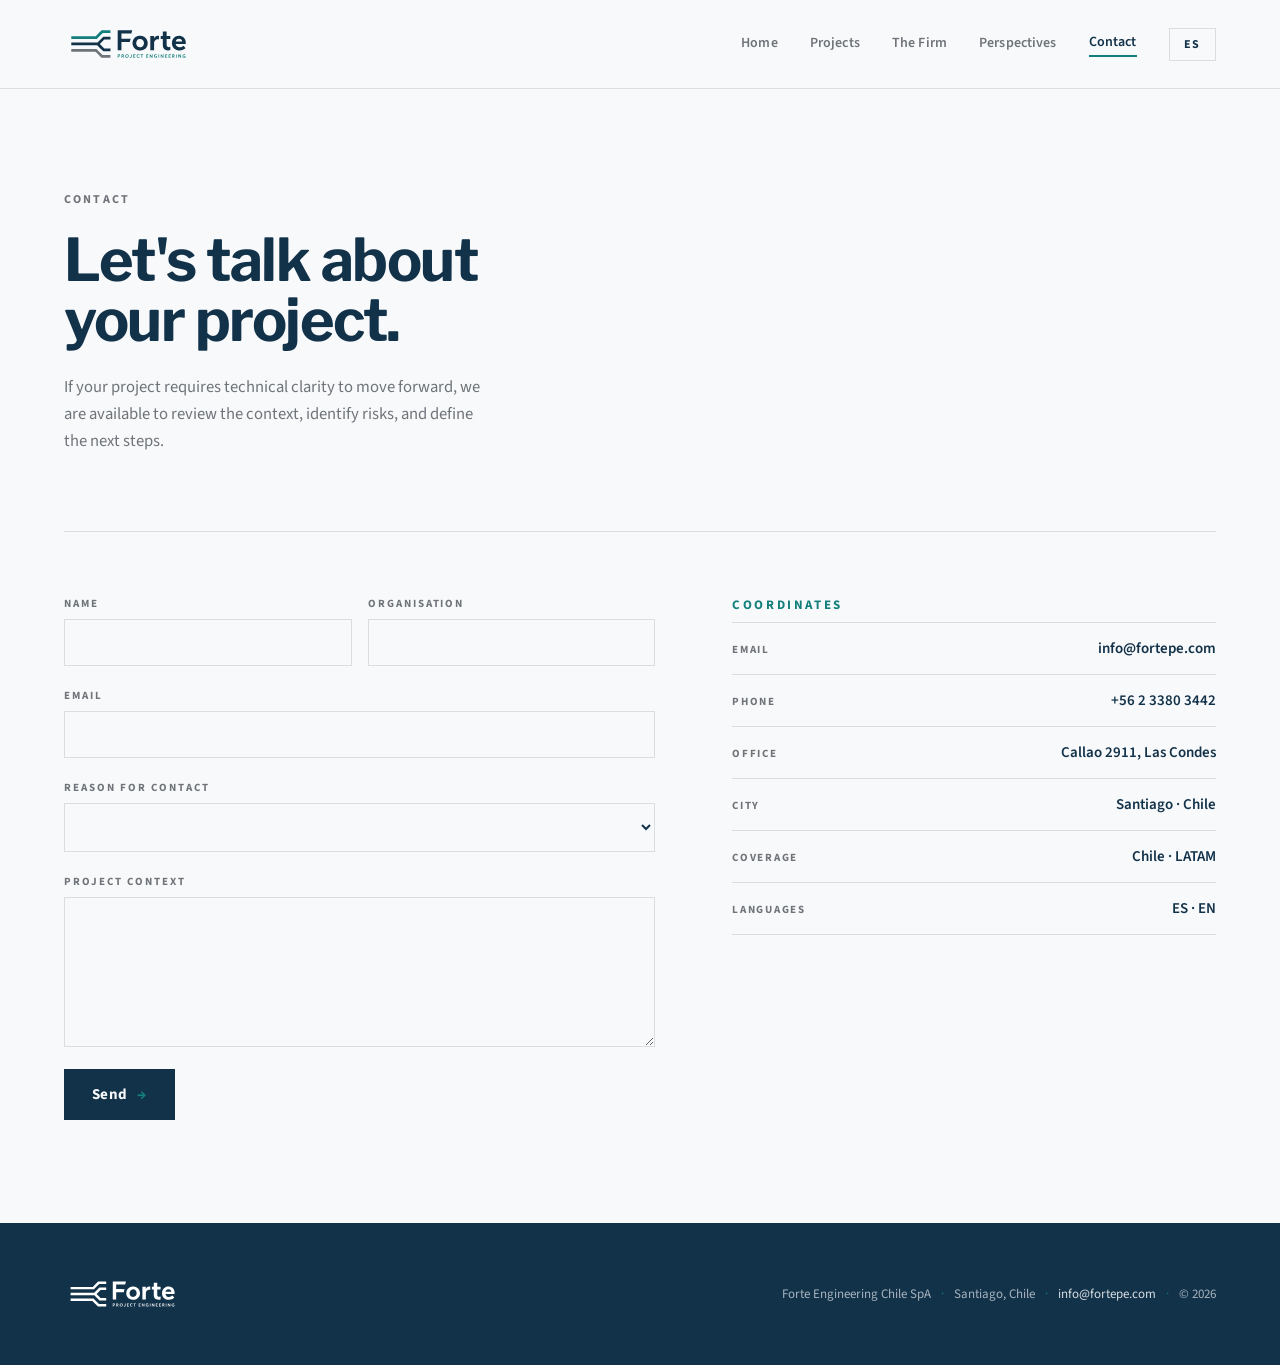
<file: contact.html>
<!doctype html>
<html lang="es">
<head>
<meta charset="utf-8">
<meta name="viewport" content="width=device-width, initial-scale=1.0">
<title>Contacto · Forte Project Engineering</title>
<meta name="description" content="Hablemos de su proyecto. Forte PE · Santiago, Chile · info@fortepe.com"
  data-es="Hablemos de su proyecto. Forte PE · Santiago, Chile · info@fortepe.com"
  data-en="Let's talk about your project. Forte PE · Santiago, Chile · info@fortepe.com">
<link rel="icon" type="image/svg+xml" href="forte-favicon.svg">
<link rel="apple-touch-icon" href="forte-favicon.svg">
<link rel="canonical" href="https://fortepe.com/contact.html">
<link rel="stylesheet" href="shared.css">
<meta property="og:type" content="website">
<meta property="og:title" content="Contacto · Forte Project Engineering">
<meta property="og:description" content="Hablemos de su proyecto. Forte PE · Santiago, Chile · info@fortepe.com">
<meta property="og:image" content="https://fortepe.com/og-image.png">
<meta property="og:image:width" content="1200">
<meta property="og:image:height" content="630">
<meta property="og:locale" content="es_CL">
<meta property="og:locale:alternate" content="en_GB">
<meta property="og:site_name" content="Forte Project Engineering">
<link rel="preconnect" href="https://fonts.googleapis.com">
<link rel="preconnect" href="https://fonts.gstatic.com" crossorigin>
<link href="https://fonts.googleapis.com/css2?family=Libre+Franklin:wght@700&family=Source+Sans+3:wght@400;600;700&display=swap" rel="stylesheet">
</head>
<body>
<div style="background: #F8F9FA; min-width: 320px;">

  <header style="display: flex; align-items: center; justify-content: space-between; gap: 32px; padding: 22px clamp(24px, 5vw, 72px); border-bottom: 1px solid #DADDE1; background: #F8F9FA; position: sticky; top: 0; z-index: 10;" data-screen-label="Header">
    <a href="index.html" aria-label="Forte Project Engineering"><img src="forte-primary.svg" alt="Forte Project Engineering" style="height: 44px; width: auto; display: block;"></a>
    <nav class="site-nav" aria-label="Main" style="display: flex; align-items: center; gap: clamp(18px, 2.5vw, 36px); font-size: 14px; font-weight: 600; letter-spacing: 0.01em;">
      <a href="index.html" style="color: #6F747A; padding-bottom: 3px;" class="hv-ink"><span class="es">Inicio</span><span class="en">Home</span></a>
      <a href="projects.html" style="color: #6F747A; padding-bottom: 3px;" class="hv-ink"><span class="es">Proyectos</span><span class="en">Projects</span></a>
      <a href="firma.html" style="color: #6F747A; padding-bottom: 3px;" class="hv-ink"><span class="es">Firma</span><span class="en">The Firm</span></a>
      <a href="perspectivas.html" style="color: #6F747A; padding-bottom: 3px;" class="hv-ink"><span class="es">Perspectivas</span><span class="en">Perspectives</span></a>
      <a href="contact.html" style="color: #12324A; border-bottom: 2px solid #137F7C; padding-bottom: 3px;"><span class="es">Contacto</span><span class="en">Contact</span></a>
      <button id="langToggle" type="button" aria-label="Toggle language" class="lang-btn" style="font-family: 'Source Sans 3', sans-serif; font-size: 12px; font-weight: 700; letter-spacing: 0.14em; color: #12324A; background: none; border: 1px solid #DADDE1; padding: 7px 14px; cursor: pointer;"><span class="es">EN</span><span class="en">ES</span></button>
    </nav>
  </header>

  <section style="max-width: 1280px; margin: 0 auto; padding: clamp(56px, 8vw, 104px) clamp(24px, 5vw, 72px) clamp(48px, 6vw, 80px);" data-screen-label="Encabezado">
    <div style="font-size: 12px; font-weight: 700; letter-spacing: 0.18em; text-transform: uppercase; color: #6F747A; margin-bottom: 22px;"><span class="es">Contacto</span><span class="en">Contact</span></div>
    <h1 style="font-family: 'Libre Franklin', sans-serif; font-weight: 700; font-size: clamp(38px, 4.6vw, 68px); line-height: 1.02; letter-spacing: -0.025em; color: #12324A; margin: 0; max-width: 16ch; text-wrap: balance;">
      <span class="es">Hablemos de su proyecto.</span><span class="en">Let's talk about your project.</span>
    </h1>
    <p style="font-size: clamp(16px, 1.3vw, 19px); line-height: 1.6; color: #6F747A; max-width: 52ch; margin: 24px 0 0; text-wrap: pretty;">
      <span class="es">Si su proyecto requiere claridad técnica para avanzar, estamos disponibles para revisar el contexto, identificar riesgos y definir los próximos pasos.</span>
      <span class="en">If your project requires technical clarity to move forward, we are available to review the context, identify risks, and define the next steps.</span>
    </p>
  </section>

  <section style="max-width: 1280px; margin: 0 auto; padding: 0 clamp(24px, 5vw, 72px) clamp(64px, 8vw, 112px);" data-screen-label="Formulario">
    <div class="rsp-g2" style="border-top: 1px solid #DADDE1; padding-top: clamp(40px, 5vw, 64px); display: grid; grid-template-columns: minmax(400px, 1.1fr) minmax(300px, 0.9fr); gap: clamp(48px, 6vw, 96px); align-items: start;">
      <form action="https://formspree.io/f/mgoqrnvn" method="POST" style="display: flex; flex-direction: column; gap: 22px;">
        <div style="display: none;" aria-hidden="true"><label>Do not fill this field<input type="text" name="_gotcha" tabIndex="-1" autoComplete="off"></label></div>
        <div class="rsp-g2" style="display: grid; grid-template-columns: 1fr 1fr; gap: 16px;">
          <div style="display: flex; flex-direction: column; gap: 8px;">
            <label for="name" style="font-size: 11px; font-weight: 700; letter-spacing: 0.18em; text-transform: uppercase; color: #6F747A;"><span class="es">Nombre</span><span class="en">Name</span></label>
            <input type="text" id="name" name="name" autoComplete="name" required="required" style="font-family: 'Source Sans 3', sans-serif; font-size: 15px; color: #12324A; background: #F8F9FA; border: 1px solid #DADDE1; padding: 12px 16px; outline: none; width: 100%; box-sizing: border-box;" class="fc-teal">
          </div>
          <div style="display: flex; flex-direction: column; gap: 8px;">
            <label for="org" style="font-size: 11px; font-weight: 700; letter-spacing: 0.18em; text-transform: uppercase; color: #6F747A;"><span class="es">Organización</span><span class="en">Organisation</span></label>
            <input type="text" id="org" name="organisation" autoComplete="organization" style="font-family: 'Source Sans 3', sans-serif; font-size: 15px; color: #12324A; background: #F8F9FA; border: 1px solid #DADDE1; padding: 12px 16px; outline: none; width: 100%; box-sizing: border-box;" class="fc-teal">
          </div>
        </div>
        <div style="display: flex; flex-direction: column; gap: 8px;">
          <label for="email" style="font-size: 11px; font-weight: 700; letter-spacing: 0.18em; text-transform: uppercase; color: #6F747A;">Email</label>
          <input type="email" id="email" name="email" autoComplete="email" required="required" style="font-family: 'Source Sans 3', sans-serif; font-size: 15px; color: #12324A; background: #F8F9FA; border: 1px solid #DADDE1; padding: 12px 16px; outline: none; width: 100%; box-sizing: border-box;" class="fc-teal">
        </div>
        <div style="display: flex; flex-direction: column; gap: 8px;">
          <label for="sector" style="font-size: 11px; font-weight: 700; letter-spacing: 0.18em; text-transform: uppercase; color: #6F747A;"><span class="es">Motivo de contacto</span><span class="en">Reason for contact</span></label>
          <select id="sector" name="sector" style="font-family: 'Source Sans 3', sans-serif; font-size: 15px; color: #12324A; background: #F8F9FA; border: 1px solid #DADDE1; padding: 12px 16px; outline: none; width: 100%; box-sizing: border-box; cursor: pointer;" class="fc-teal">
            <option value=""></option>
            <option value="rail" data-es="Proyecto ferroviario" data-en="Rail project">Proyecto ferroviario</option>
            <option value="energy" data-es="Proyecto de energía" data-en="Energy project">Proyecto de energía</option>
            <option value="critical" data-es="Infraestructura crítica" data-en="Critical infrastructure">Infraestructura crítica</option>
            <option value="profile" data-es="Solicitar dossier corporativo" data-en="Request company dossier">Solicitar dossier corporativo</option>
            <option value="other" data-es="Otro" data-en="Other">Otro</option>
          </select>
        </div>
        <div style="display: flex; flex-direction: column; gap: 8px;">
          <label for="message" style="font-size: 11px; font-weight: 700; letter-spacing: 0.18em; text-transform: uppercase; color: #6F747A;"><span class="es">Contexto del proyecto</span><span class="en">Project context</span></label>
          <textarea id="message" name="message" required="required" style="font-family: 'Source Sans 3', sans-serif; font-size: 15px; line-height: 1.6; color: #12324A; background: #F8F9FA; border: 1px solid #DADDE1; padding: 12px 16px; outline: none; width: 100%; box-sizing: border-box; min-height: 150px; resize: vertical;" class="fc-teal"></textarea>
        </div>
        <div>
          <button type="submit" style="display: inline-flex; align-items: center; gap: 10px; font-family: 'Source Sans 3', sans-serif; background: #12324A; color: #F8F9FA; font-size: 15px; font-weight: 700; padding: 15px 28px; letter-spacing: 0.02em; border: 0; cursor: pointer;" class="hv-dark">
            <span class="es">Enviar</span><span class="en">Send</span><span style="color: #137F7C;">→</span>
          </button>
        </div>
      </form>

      <div data-screen-label="Coordenadas">
        <h2 style="font-size: 13px; font-weight: 700; letter-spacing: 0.2em; text-transform: uppercase; color: #137F7C; margin: 0 0 8px;"><span class="es">Coordenadas</span><span class="en">Coordinates</span></h2>
        <div style="display: grid;">
          <div style="display: flex; justify-content: space-between; align-items: baseline; gap: 12px; padding: 15px 0; border-top: 1px solid #DADDE1;">
            <span style="font-size: 11px; font-weight: 700; letter-spacing: 0.16em; text-transform: uppercase; color: #6F747A; flex-shrink: 0;">Email</span>
            <a href="mailto:info@fortepe.com" style="font-size: 15px; font-weight: 600; color: #12324A; text-align: right;" class="hv-teal">info@fortepe.com</a>
          </div>
          <div style="display: flex; justify-content: space-between; align-items: baseline; gap: 12px; padding: 15px 0; border-top: 1px solid #DADDE1;">
            <span style="font-size: 11px; font-weight: 700; letter-spacing: 0.16em; text-transform: uppercase; color: #6F747A; flex-shrink: 0;"><span class="es">Teléfono</span><span class="en">Phone</span></span>
            <a href="tel:+56233803442" style="font-size: 15px; font-weight: 600; color: #12324A; text-align: right;" class="hv-teal">+56 2 3380 3442</a>
          </div>
          <div style="display: flex; justify-content: space-between; align-items: baseline; gap: 12px; padding: 15px 0; border-top: 1px solid #DADDE1;">
            <span style="font-size: 11px; font-weight: 700; letter-spacing: 0.16em; text-transform: uppercase; color: #6F747A; flex-shrink: 0;"><span class="es">Oficina</span><span class="en">Office</span></span>
            <span style="font-size: 15px; font-weight: 600; color: #12324A; text-align: right;">Callao 2911, Las Condes</span>
          </div>
          <div style="display: flex; justify-content: space-between; align-items: baseline; gap: 12px; padding: 15px 0; border-top: 1px solid #DADDE1;">
            <span style="font-size: 11px; font-weight: 700; letter-spacing: 0.16em; text-transform: uppercase; color: #6F747A; flex-shrink: 0;"><span class="es">Ciudad</span><span class="en">City</span></span>
            <span style="font-size: 15px; font-weight: 600; color: #12324A; text-align: right;">Santiago · Chile</span>
          </div>
          <div style="display: flex; justify-content: space-between; align-items: baseline; gap: 12px; padding: 15px 0; border-top: 1px solid #DADDE1;">
            <span style="font-size: 11px; font-weight: 700; letter-spacing: 0.16em; text-transform: uppercase; color: #6F747A; flex-shrink: 0;"><span class="es">Cobertura</span><span class="en">Coverage</span></span>
            <span style="font-size: 15px; font-weight: 600; color: #12324A; text-align: right;">Chile · LATAM</span>
          </div>
          <div style="display: flex; justify-content: space-between; align-items: baseline; gap: 12px; padding: 15px 0; border-top: 1px solid #DADDE1; border-bottom: 1px solid #DADDE1;">
            <span style="font-size: 11px; font-weight: 700; letter-spacing: 0.16em; text-transform: uppercase; color: #6F747A; flex-shrink: 0;"><span class="es">Idiomas</span><span class="en">Languages</span></span>
            <span style="font-size: 15px; font-weight: 600; color: #12324A; text-align: right;">ES · EN</span>
          </div>
        </div>
      </div>
    </div>
  </section>

  <footer style="background: #12324A; padding: clamp(36px, 4vw, 52px) clamp(24px, 5vw, 72px);" data-screen-label="Footer">
    <div style="max-width: 1280px; margin: 0 auto; display: flex; align-items: center; justify-content: space-between; flex-wrap: wrap; gap: 24px;">
      <img src="forte-reversed.svg" alt="Forte Project Engineering" style="height: 40px; width: auto; display: block;">
      <div style="display: flex; align-items: center; flex-wrap: wrap; gap: 10px; font-size: 13px; color: rgba(248,249,250,0.65);">
        <span>Forte Engineering Chile SpA</span>
        <span style="color: #137F7C;">·</span>
        <span>Santiago, Chile</span>
        <span style="color: #137F7C;">·</span>
        <a href="mailto:info@fortepe.com" style="color: rgba(248,249,250,0.85);" class="hv-light">info@fortepe.com</a>
        <span style="color: #137F7C;">·</span>
        <span>© 2026</span>
      </div>
    </div>
  </footer>
</div>
<script defer src="shared.js"></script>
</body>
</html>
</file>
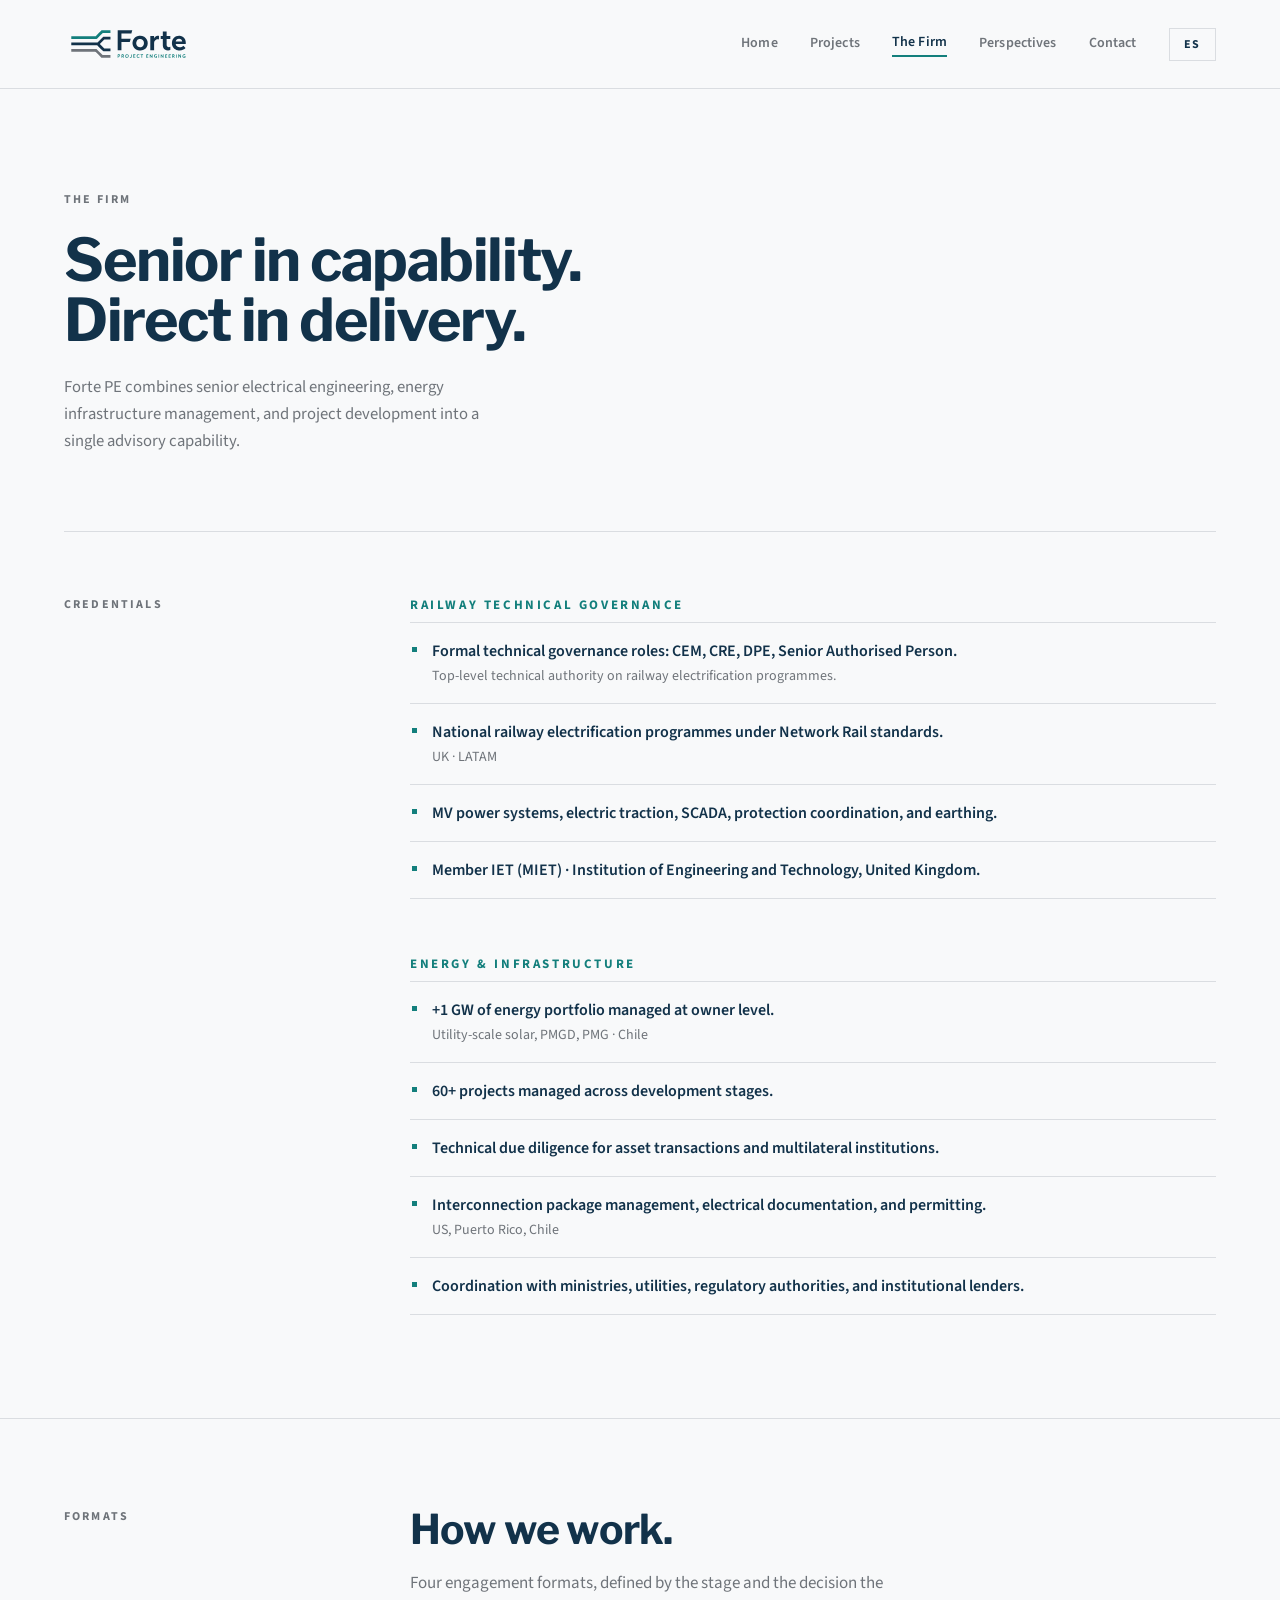
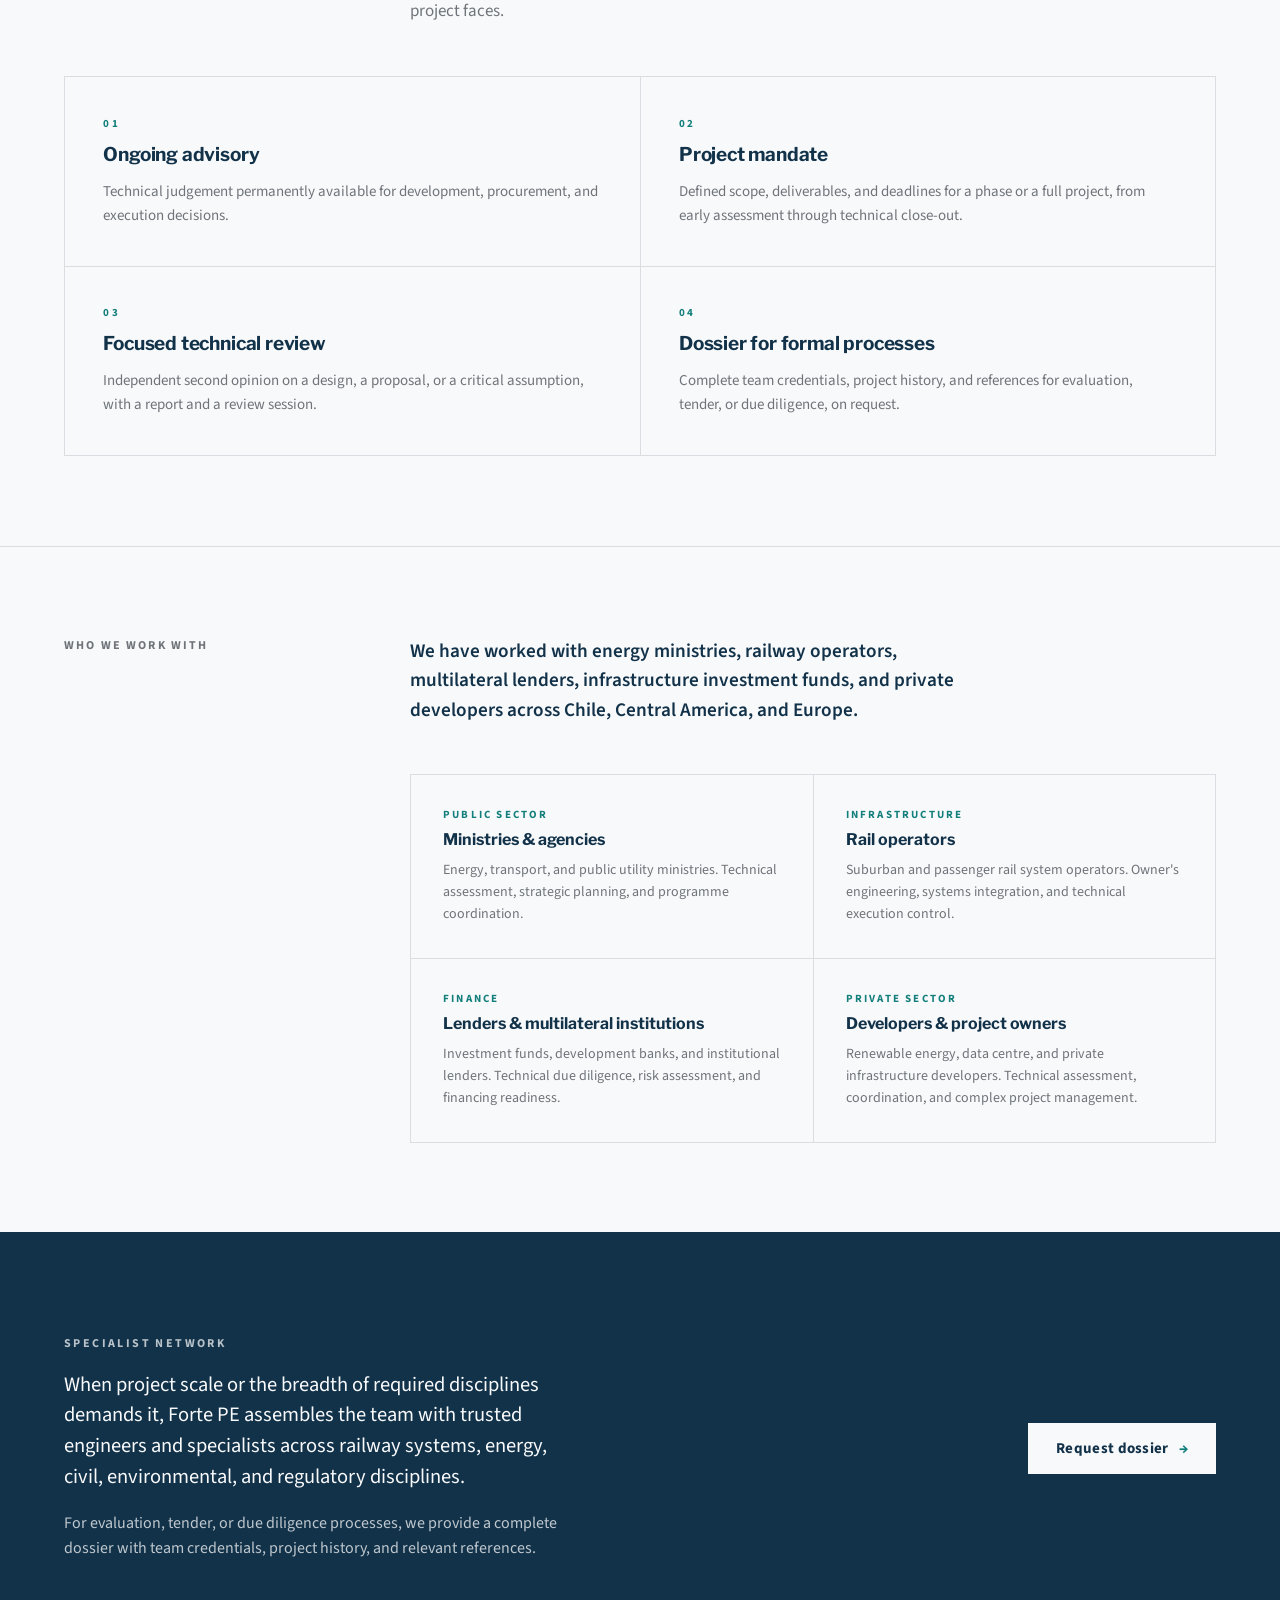
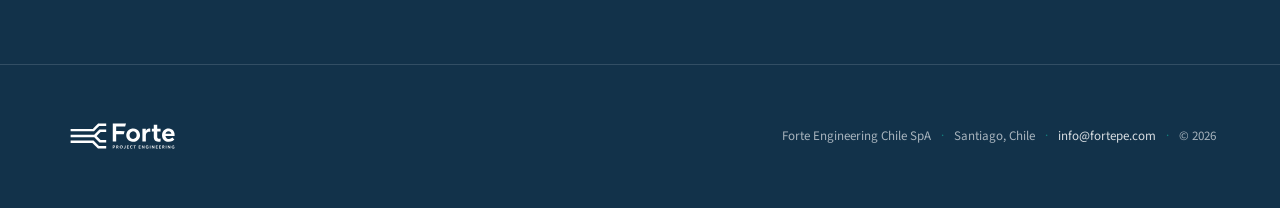
<file: firma.html>
<!doctype html>
<html lang="es">
<head>
<meta charset="utf-8">
<meta name="viewport" content="width=device-width, initial-scale=1.0">
<title>Firma · Forte Project Engineering</title>
<meta name="description" content="Credenciales, formatos de trabajo y red de especialistas de Forte PE. Ingeniería eléctrica senior y gestión de infraestructura."
  data-es="Credenciales, formatos de trabajo y red de especialistas de Forte PE. Ingeniería eléctrica senior y gestión de infraestructura."
  data-en="Credentials, engagement formats, and specialist network of Forte PE. Senior electrical engineering and infrastructure management.">
<link rel="icon" type="image/svg+xml" href="forte-favicon.svg">
<link rel="apple-touch-icon" href="forte-favicon.svg">
<link rel="canonical" href="https://fortepe.com/firma.html">
<link rel="stylesheet" href="shared.css">
<meta property="og:type" content="website">
<meta property="og:title" content="Firma · Forte Project Engineering">
<meta property="og:description" content="Credenciales, formatos de trabajo y red de especialistas de Forte PE. Ingeniería eléctrica senior y gestión de infraestructura.">
<meta property="og:image" content="https://fortepe.com/og-image.png">
<meta property="og:image:width" content="1200">
<meta property="og:image:height" content="630">
<meta property="og:locale" content="es_CL">
<meta property="og:locale:alternate" content="en_GB">
<meta property="og:site_name" content="Forte Project Engineering">
<link rel="preconnect" href="https://fonts.googleapis.com">
<link rel="preconnect" href="https://fonts.gstatic.com" crossorigin>
<link href="https://fonts.googleapis.com/css2?family=Libre+Franklin:wght@700&family=Source+Sans+3:wght@400;600;700&display=swap" rel="stylesheet">
</head>
<body>
<div style="background: #F8F9FA; min-width: 320px;">

  <header style="display: flex; align-items: center; justify-content: space-between; gap: 32px; padding: 22px clamp(24px, 5vw, 72px); border-bottom: 1px solid #DADDE1; background: #F8F9FA; position: sticky; top: 0; z-index: 10;" data-screen-label="Header">
    <a href="index.html" aria-label="Forte Project Engineering"><img src="forte-primary.svg" alt="Forte Project Engineering" style="height: 44px; width: auto; display: block;"></a>
    <nav class="site-nav" aria-label="Main" style="display: flex; align-items: center; gap: clamp(18px, 2.5vw, 36px); font-size: 14px; font-weight: 600; letter-spacing: 0.01em;">
      <a href="index.html" style="color: #6F747A; padding-bottom: 3px;" class="hv-ink"><span class="es">Inicio</span><span class="en">Home</span></a>
      <a href="projects.html" style="color: #6F747A; padding-bottom: 3px;" class="hv-ink"><span class="es">Proyectos</span><span class="en">Projects</span></a>
      <a href="firma.html" style="color: #12324A; border-bottom: 2px solid #137F7C; padding-bottom: 3px;"><span class="es">Firma</span><span class="en">The Firm</span></a>
      <a href="perspectivas.html" style="color: #6F747A; padding-bottom: 3px;" class="hv-ink"><span class="es">Perspectivas</span><span class="en">Perspectives</span></a>
      <a href="contact.html" style="color: #6F747A; padding-bottom: 3px;" class="hv-ink"><span class="es">Contacto</span><span class="en">Contact</span></a>
      <button id="langToggle" type="button" aria-label="Toggle language" class="lang-btn" style="font-family: 'Source Sans 3', sans-serif; font-size: 12px; font-weight: 700; letter-spacing: 0.14em; color: #12324A; background: none; border: 1px solid #DADDE1; padding: 7px 14px; cursor: pointer;"><span class="es">EN</span><span class="en">ES</span></button>
    </nav>
  </header>

  <section style="max-width: 1280px; margin: 0 auto; padding: clamp(56px, 8vw, 104px) clamp(24px, 5vw, 72px) clamp(48px, 6vw, 80px);" data-screen-label="Encabezado">
    <div style="font-size: 12px; font-weight: 700; letter-spacing: 0.18em; text-transform: uppercase; color: #6F747A; margin-bottom: 22px;"><span class="es">Firma</span><span class="en">The Firm</span></div>
    <h1 style="font-family: 'Libre Franklin', sans-serif; font-weight: 700; font-size: clamp(38px, 4.6vw, 68px); line-height: 1.02; letter-spacing: -0.025em; color: #12324A; margin: 0; max-width: 18ch; text-wrap: balance;">
      <span class="es">Senior en capacidad. Directo en entrega.</span><span class="en">Senior in capability. Direct in delivery.</span>
    </h1>
    <p style="font-size: clamp(16px, 1.3vw, 19px); line-height: 1.6; color: #6F747A; max-width: 56ch; margin: 24px 0 0; text-wrap: pretty;">
      <span class="es">Forte PE reúne ingeniería eléctrica senior, gestión de infraestructura energética y desarrollo de proyectos en una sola capacidad de asesoría.</span>
      <span class="en">Forte PE combines senior electrical engineering, energy infrastructure management, and project development into a single advisory capability.</span>
    </p>
  </section>

  <section style="max-width: 1280px; margin: 0 auto; padding: 0 clamp(24px, 5vw, 72px) clamp(64px, 8vw, 104px);" data-screen-label="Credenciales">
    <div class="rsp-side" style="border-top: 1px solid #DADDE1; padding-top: clamp(40px, 5vw, 64px); display: grid; grid-template-columns: minmax(160px, 0.35fr) minmax(400px, 1fr); gap: clamp(32px, 5vw, 80px);">
      <div style="font-size: 12px; font-weight: 700; letter-spacing: 0.18em; text-transform: uppercase; color: #6F747A;"><span class="es">Credenciales</span><span class="en">Credentials</span></div>
      <div style="display: grid; gap: clamp(40px, 5vw, 56px);">
        <div>
          <h2 style="font-size: 13px; font-weight: 700; letter-spacing: 0.2em; text-transform: uppercase; color: #137F7C; margin: 0 0 8px;"><span class="es">Gobernanza técnica ferroviaria</span><span class="en">Railway technical governance</span></h2>
          <div style="display: grid;">
            <div style="border-top: 1px solid #DADDE1; padding: 16px 0 16px 22px; position: relative;">
              <span style="position: absolute; left: 2px; top: 24px; width: 5px; height: 5px; background: #137F7C;"></span>
              <div style="font-size: 16px; line-height: 1.5; color: #12324A; font-weight: 600;"><span class="es">Roles formales de gobernanza técnica: CEM, CRE, DPE, Senior Authorised Person.</span><span class="en">Formal technical governance roles: CEM, CRE, DPE, Senior Authorised Person.</span></div>
              <div style="font-size: 14px; line-height: 1.5; color: #6F747A; margin-top: 3px;"><span class="es">Máxima autoridad técnica en programas de electrificación ferroviaria.</span><span class="en">Top-level technical authority on railway electrification programmes.</span></div>
            </div>
            <div style="border-top: 1px solid #DADDE1; padding: 16px 0 16px 22px; position: relative;">
              <span style="position: absolute; left: 2px; top: 24px; width: 5px; height: 5px; background: #137F7C;"></span>
              <div style="font-size: 16px; line-height: 1.5; color: #12324A; font-weight: 600;"><span class="es">Programas nacionales de electrificación ferroviaria bajo estándares Network Rail.</span><span class="en">National railway electrification programmes under Network Rail standards.</span></div>
              <div style="font-size: 14px; line-height: 1.5; color: #6F747A; margin-top: 3px;">UK · LATAM</div>
            </div>
            <div style="border-top: 1px solid #DADDE1; padding: 16px 0 16px 22px; position: relative;">
              <span style="position: absolute; left: 2px; top: 24px; width: 5px; height: 5px; background: #137F7C;"></span>
              <div style="font-size: 16px; line-height: 1.5; color: #12324A; font-weight: 600;"><span class="es">Sistemas de potencia MT, tracción eléctrica, SCADA, coordinación de protecciones y earthing.</span><span class="en">MV power systems, electric traction, SCADA, protection coordination, and earthing.</span></div>
            </div>
            <div style="border-top: 1px solid #DADDE1; border-bottom: 1px solid #DADDE1; padding: 16px 0 16px 22px; position: relative;">
              <span style="position: absolute; left: 2px; top: 24px; width: 5px; height: 5px; background: #137F7C;"></span>
              <div style="font-size: 16px; line-height: 1.5; color: #12324A; font-weight: 600;">Member IET (MIET) · <span class="es">Institución de Ingeniería y Tecnología, Reino Unido.</span><span class="en">Institution of Engineering and Technology, United Kingdom.</span></div>
            </div>
          </div>
        </div>
        <div>
          <h2 style="font-size: 13px; font-weight: 700; letter-spacing: 0.2em; text-transform: uppercase; color: #137F7C; margin: 0 0 8px;"><span class="es">Energía e infraestructura</span><span class="en">Energy &amp; infrastructure</span></h2>
          <div style="display: grid;">
            <div style="border-top: 1px solid #DADDE1; padding: 16px 0 16px 22px; position: relative;">
              <span style="position: absolute; left: 2px; top: 24px; width: 5px; height: 5px; background: #137F7C;"></span>
              <div style="font-size: 16px; line-height: 1.5; color: #12324A; font-weight: 600;"><span class="es">+1 GW de portafolio energético gestionado a nivel de owner.</span><span class="en">+1 GW of energy portfolio managed at owner level.</span></div>
              <div style="font-size: 14px; line-height: 1.5; color: #6F747A; margin-top: 3px;"><span class="es">Solar utility-scale, PMGD, PMG · Chile</span><span class="en">Utility-scale solar, PMGD, PMG · Chile</span></div>
            </div>
            <div style="border-top: 1px solid #DADDE1; padding: 16px 0 16px 22px; position: relative;">
              <span style="position: absolute; left: 2px; top: 24px; width: 5px; height: 5px; background: #137F7C;"></span>
              <div style="font-size: 16px; line-height: 1.5; color: #12324A; font-weight: 600;"><span class="es">60+ proyectos gestionados en etapas de desarrollo.</span><span class="en">60+ projects managed across development stages.</span></div>
            </div>
            <div style="border-top: 1px solid #DADDE1; padding: 16px 0 16px 22px; position: relative;">
              <span style="position: absolute; left: 2px; top: 24px; width: 5px; height: 5px; background: #137F7C;"></span>
              <div style="font-size: 16px; line-height: 1.5; color: #12324A; font-weight: 600;"><span class="es">Due diligence técnico para transacciones de activos e instituciones multilaterales.</span><span class="en">Technical due diligence for asset transactions and multilateral institutions.</span></div>
            </div>
            <div style="border-top: 1px solid #DADDE1; padding: 16px 0 16px 22px; position: relative;">
              <span style="position: absolute; left: 2px; top: 24px; width: 5px; height: 5px; background: #137F7C;"></span>
              <div style="font-size: 16px; line-height: 1.5; color: #12324A; font-weight: 600;"><span class="es">Coordinación de paquetes de interconexión, documentación eléctrica y permisos.</span><span class="en">Interconnection package management, electrical documentation, and permitting.</span></div>
              <div style="font-size: 14px; line-height: 1.5; color: #6F747A; margin-top: 3px;"><span class="es">EE.UU., Puerto Rico, Chile</span><span class="en">US, Puerto Rico, Chile</span></div>
            </div>
            <div style="border-top: 1px solid #DADDE1; border-bottom: 1px solid #DADDE1; padding: 16px 0 16px 22px; position: relative;">
              <span style="position: absolute; left: 2px; top: 24px; width: 5px; height: 5px; background: #137F7C;"></span>
              <div style="font-size: 16px; line-height: 1.5; color: #12324A; font-weight: 600;"><span class="es">Coordinación con ministerios, utilities, autoridades regulatorias y financistas institucionales.</span><span class="en">Coordination with ministries, utilities, regulatory authorities, and institutional lenders.</span></div>
            </div>
          </div>
        </div>
      </div>
    </div>
  </section>

  <section style="border-top: 1px solid #DADDE1; border-bottom: 1px solid #DADDE1;" data-screen-label="Cómo trabajamos">
    <div style="max-width: 1280px; margin: 0 auto; padding: clamp(56px, 7vw, 96px) clamp(24px, 5vw, 72px);">
      <div class="rsp-side" style="display: grid; grid-template-columns: minmax(160px, 0.35fr) minmax(400px, 1fr); gap: clamp(32px, 5vw, 80px);">
        <div style="font-size: 12px; font-weight: 700; letter-spacing: 0.18em; text-transform: uppercase; color: #6F747A;"><span class="es">Formatos</span><span class="en">Formats</span></div>
        <div>
          <h2 style="font-family: 'Libre Franklin', sans-serif; font-weight: 700; font-size: clamp(30px, 3.2vw, 46px); letter-spacing: -0.02em; line-height: 1.05; color: #12324A; margin: 0 0 18px;"><span class="es">Cómo trabajamos.</span><span class="en">How we work.</span></h2>
          <p style="font-size: 17px; line-height: 1.65; color: #6F747A; max-width: 60ch; margin: 0;">
            <span class="es">Cuatro formatos de compromiso, según la etapa y la decisión que el proyecto enfrenta.</span>
            <span class="en">Four engagement formats, defined by the stage and the decision the project faces.</span>
          </p>
        </div>
      </div>
      <div class="rsp-g2" style="display: grid; grid-template-columns: repeat(2, 1fr); border-top: 1px solid #DADDE1; border-left: 1px solid #DADDE1; margin-top: clamp(36px, 4vw, 56px);">
        <div style="border-right: 1px solid #DADDE1; border-bottom: 1px solid #DADDE1; padding: clamp(28px, 3vw, 40px); display: flex; flex-direction: column; gap: 12px;">
          <span style="font-size: 11px; font-weight: 700; letter-spacing: 0.22em; color: #137F7C;">01</span>
          <h3 style="font-family: 'Libre Franklin', sans-serif; font-weight: 700; font-size: 19px; letter-spacing: -0.01em; line-height: 1.3; color: #12324A; margin: 0;"><span class="es">Asesoría continua</span><span class="en">Ongoing advisory</span></h3>
          <p style="font-size: 15px; line-height: 1.6; color: #6F747A; margin: 0;">
            <span class="es">Criterio técnico disponible de forma permanente para decisiones de desarrollo, contratación y ejecución.</span>
            <span class="en">Technical judgement permanently available for development, procurement, and execution decisions.</span>
          </p>
        </div>
        <div style="border-right: 1px solid #DADDE1; border-bottom: 1px solid #DADDE1; padding: clamp(28px, 3vw, 40px); display: flex; flex-direction: column; gap: 12px;">
          <span style="font-size: 11px; font-weight: 700; letter-spacing: 0.22em; color: #137F7C;">02</span>
          <h3 style="font-family: 'Libre Franklin', sans-serif; font-weight: 700; font-size: 19px; letter-spacing: -0.01em; line-height: 1.3; color: #12324A; margin: 0;"><span class="es">Mandato por proyecto</span><span class="en">Project mandate</span></h3>
          <p style="font-size: 15px; line-height: 1.6; color: #6F747A; margin: 0;">
            <span class="es">Alcance, entregables y plazos definidos para una fase o un proyecto completo, desde la evaluación temprana hasta el cierre técnico.</span>
            <span class="en">Defined scope, deliverables, and deadlines for a phase or a full project, from early assessment through technical close-out.</span>
          </p>
        </div>
        <div style="border-right: 1px solid #DADDE1; border-bottom: 1px solid #DADDE1; padding: clamp(28px, 3vw, 40px); display: flex; flex-direction: column; gap: 12px;">
          <span style="font-size: 11px; font-weight: 700; letter-spacing: 0.22em; color: #137F7C;">03</span>
          <h3 style="font-family: 'Libre Franklin', sans-serif; font-weight: 700; font-size: 19px; letter-spacing: -0.01em; line-height: 1.3; color: #12324A; margin: 0;"><span class="es">Revisión técnica puntual</span><span class="en">Focused technical review</span></h3>
          <p style="font-size: 15px; line-height: 1.6; color: #6F747A; margin: 0;">
            <span class="es">Segunda opinión independiente sobre un diseño, una propuesta o un supuesto crítico, con informe y sesión de revisión.</span>
            <span class="en">Independent second opinion on a design, a proposal, or a critical assumption, with a report and a review session.</span>
          </p>
        </div>
        <div style="border-right: 1px solid #DADDE1; border-bottom: 1px solid #DADDE1; padding: clamp(28px, 3vw, 40px); display: flex; flex-direction: column; gap: 12px;">
          <span style="font-size: 11px; font-weight: 700; letter-spacing: 0.22em; color: #137F7C;">04</span>
          <h3 style="font-family: 'Libre Franklin', sans-serif; font-weight: 700; font-size: 19px; letter-spacing: -0.01em; line-height: 1.3; color: #12324A; margin: 0;"><span class="es">Dossier para procesos formales</span><span class="en">Dossier for formal processes</span></h3>
          <p style="font-size: 15px; line-height: 1.6; color: #6F747A; margin: 0;">
            <span class="es">Credenciales completas del equipo, historial de proyectos y referencias para evaluación, licitación o due diligence, bajo solicitud.</span>
            <span class="en">Complete team credentials, project history, and references for evaluation, tender, or due diligence, on request.</span>
          </p>
        </div>
      </div>
    </div>
  </section>

  <section style="max-width: 1280px; margin: 0 auto; padding: clamp(56px, 7vw, 96px) clamp(24px, 5vw, 72px);" data-screen-label="Con quiénes trabajamos">
    <div class="rsp-side" style="display: grid; grid-template-columns: minmax(160px, 0.35fr) minmax(400px, 1fr); gap: clamp(32px, 5vw, 80px);">
      <div style="font-size: 12px; font-weight: 700; letter-spacing: 0.18em; text-transform: uppercase; color: #6F747A;"><span class="es">Con quiénes trabajamos</span><span class="en">Who we work with</span></div>
      <div>
        <p style="font-size: clamp(18px, 1.5vw, 22px); line-height: 1.55; color: #12324A; font-weight: 600; max-width: 58ch; margin: 0; text-wrap: pretty;">
          <span class="es">Hemos trabajado con ministerios de energía, operadores ferroviarios, financistas multilaterales, fondos de inversión en infraestructura y promotores privados en Chile, Centroamérica y Europa.</span>
          <span class="en">We have worked with energy ministries, railway operators, multilateral lenders, infrastructure investment funds, and private developers across Chile, Central America, and Europe.</span>
        </p>
        <div class="rsp-g2" style="display: grid; grid-template-columns: repeat(2, 1fr); border-top: 1px solid #DADDE1; border-left: 1px solid #DADDE1; margin-top: clamp(32px, 4vw, 48px);">
          <div style="border-right: 1px solid #DADDE1; border-bottom: 1px solid #DADDE1; padding: clamp(24px, 2.5vw, 32px); display: flex; flex-direction: column; gap: 8px;">
            <span style="font-size: 11px; font-weight: 700; letter-spacing: 0.2em; text-transform: uppercase; color: #137F7C;"><span class="es">Sector público</span><span class="en">Public sector</span></span>
            <h3 style="font-family: 'Libre Franklin', sans-serif; font-weight: 700; font-size: 16px; line-height: 1.3; color: #12324A; margin: 0;"><span class="es">Ministerios y agencias</span><span class="en">Ministries &amp; agencies</span></h3>
            <p style="font-size: 14px; line-height: 1.6; color: #6F747A; margin: 0;">
              <span class="es">Ministerios de energía, transporte y servicios públicos. Evaluación técnica, planificación estratégica y coordinación de programas.</span>
              <span class="en">Energy, transport, and public utility ministries. Technical assessment, strategic planning, and programme coordination.</span>
            </p>
          </div>
          <div style="border-right: 1px solid #DADDE1; border-bottom: 1px solid #DADDE1; padding: clamp(24px, 2.5vw, 32px); display: flex; flex-direction: column; gap: 8px;">
            <span style="font-size: 11px; font-weight: 700; letter-spacing: 0.2em; text-transform: uppercase; color: #137F7C;"><span class="es">Infraestructura</span><span class="en">Infrastructure</span></span>
            <h3 style="font-family: 'Libre Franklin', sans-serif; font-weight: 700; font-size: 16px; line-height: 1.3; color: #12324A; margin: 0;"><span class="es">Operadores ferroviarios</span><span class="en">Rail operators</span></h3>
            <p style="font-size: 14px; line-height: 1.6; color: #6F747A; margin: 0;">
              <span class="es">Operadores de sistemas ferroviarios suburbanos y de pasajeros. Owner's engineering, integración de sistemas y control técnico de ejecución.</span>
              <span class="en">Suburban and passenger rail system operators. Owner's engineering, systems integration, and technical execution control.</span>
            </p>
          </div>
          <div style="border-right: 1px solid #DADDE1; border-bottom: 1px solid #DADDE1; padding: clamp(24px, 2.5vw, 32px); display: flex; flex-direction: column; gap: 8px;">
            <span style="font-size: 11px; font-weight: 700; letter-spacing: 0.2em; text-transform: uppercase; color: #137F7C;"><span class="es">Financiamiento</span><span class="en">Finance</span></span>
            <h3 style="font-family: 'Libre Franklin', sans-serif; font-weight: 700; font-size: 16px; line-height: 1.3; color: #12324A; margin: 0;"><span class="es">Financistas e instituciones multilaterales</span><span class="en">Lenders &amp; multilateral institutions</span></h3>
            <p style="font-size: 14px; line-height: 1.6; color: #6F747A; margin: 0;">
              <span class="es">Fondos de inversión, bancos de desarrollo y financistas institucionales. Due diligence técnico, evaluación de riesgos y preparación para financiamiento.</span>
              <span class="en">Investment funds, development banks, and institutional lenders. Technical due diligence, risk assessment, and financing readiness.</span>
            </p>
          </div>
          <div style="border-right: 1px solid #DADDE1; border-bottom: 1px solid #DADDE1; padding: clamp(24px, 2.5vw, 32px); display: flex; flex-direction: column; gap: 8px;">
            <span style="font-size: 11px; font-weight: 700; letter-spacing: 0.2em; text-transform: uppercase; color: #137F7C;"><span class="es">Sector privado</span><span class="en">Private sector</span></span>
            <h3 style="font-family: 'Libre Franklin', sans-serif; font-weight: 700; font-size: 16px; line-height: 1.3; color: #12324A; margin: 0;"><span class="es">Promotores y desarrolladores</span><span class="en">Developers &amp; project owners</span></h3>
            <p style="font-size: 14px; line-height: 1.6; color: #6F747A; margin: 0;">
              <span class="es">Desarrolladores de energía renovable, data centers y proyectos de infraestructura privada. Evaluación técnica, coordinación y gestión de proyectos complejos.</span>
              <span class="en">Renewable energy, data centre, and private infrastructure developers. Technical assessment, coordination, and complex project management.</span>
            </p>
          </div>
        </div>
      </div>
    </div>
  </section>

  <section style="background: #12324A; padding: clamp(64px, 8vw, 112px) clamp(24px, 5vw, 72px);" data-screen-label="Red de especialistas">
    <div style="max-width: 1280px; margin: 0 auto; display: flex; align-items: center; justify-content: space-between; flex-wrap: wrap; gap: clamp(32px, 5vw, 72px);">
      <div style="max-width: 62ch; display: grid; gap: 18px;">
        <div style="font-size: 12px; font-weight: 700; letter-spacing: 0.2em; text-transform: uppercase; color: rgba(248,249,250,0.72);"><span class="es">Red de especialistas</span><span class="en">Specialist network</span></div>
        <p style="font-size: clamp(18px, 1.6vw, 23px); line-height: 1.5; color: #F8F9FA; margin: 0; text-wrap: pretty;">
          <span class="es">Cuando la escala del proyecto o la amplitud de las disciplinas lo exige, Forte PE arma el equipo con ingenieros y especialistas de confianza en sistemas ferroviarios, energía, civil, medioambiente y regulación.</span>
          <span class="en">When project scale or the breadth of required disciplines demands it, Forte PE assembles the team with trusted engineers and specialists across railway systems, energy, civil, environmental, and regulatory disciplines.</span>
        </p>
        <p style="font-size: 16px; line-height: 1.6; color: rgba(248,249,250,0.75); margin: 0; text-wrap: pretty;">
          <span class="es">Para procesos de evaluación, licitación o due diligence, enviamos un dossier completo con credenciales del equipo, historial de proyectos y referencias relevantes.</span>
          <span class="en">For evaluation, tender, or due diligence processes, we provide a complete dossier with team credentials, project history, and relevant references.</span>
        </p>
      </div>
      <a href="contact.html" style="display: inline-flex; align-items: center; gap: 10px; background: #F8F9FA; color: #12324A; font-size: 15px; font-weight: 700; padding: 15px 28px; letter-spacing: 0.02em; flex-shrink: 0;" class="hv-paper">
        <span class="es">Solicitar dossier</span><span class="en">Request dossier</span><span style="color: #137F7C;">→</span>
      </a>
    </div>
  </section>

  <footer style="background: #12324A; border-top: 1px solid rgba(248,249,250,0.14); padding: clamp(36px, 4vw, 52px) clamp(24px, 5vw, 72px);" data-screen-label="Footer">
    <div style="max-width: 1280px; margin: 0 auto; display: flex; align-items: center; justify-content: space-between; flex-wrap: wrap; gap: 24px;">
      <img src="forte-reversed.svg" alt="Forte Project Engineering" style="height: 40px; width: auto; display: block;">
      <div style="display: flex; align-items: center; flex-wrap: wrap; gap: 10px; font-size: 13px; color: rgba(248,249,250,0.65);">
        <span>Forte Engineering Chile SpA</span>
        <span style="color: #137F7C;">·</span>
        <span>Santiago, Chile</span>
        <span style="color: #137F7C;">·</span>
        <a href="mailto:info@fortepe.com" style="color: rgba(248,249,250,0.85);" class="hv-light">info@fortepe.com</a>
        <span style="color: #137F7C;">·</span>
        <span>© 2026</span>
      </div>
    </div>
  </footer>
</div>
<script defer src="shared.js"></script>
</body>
</html>
</file>
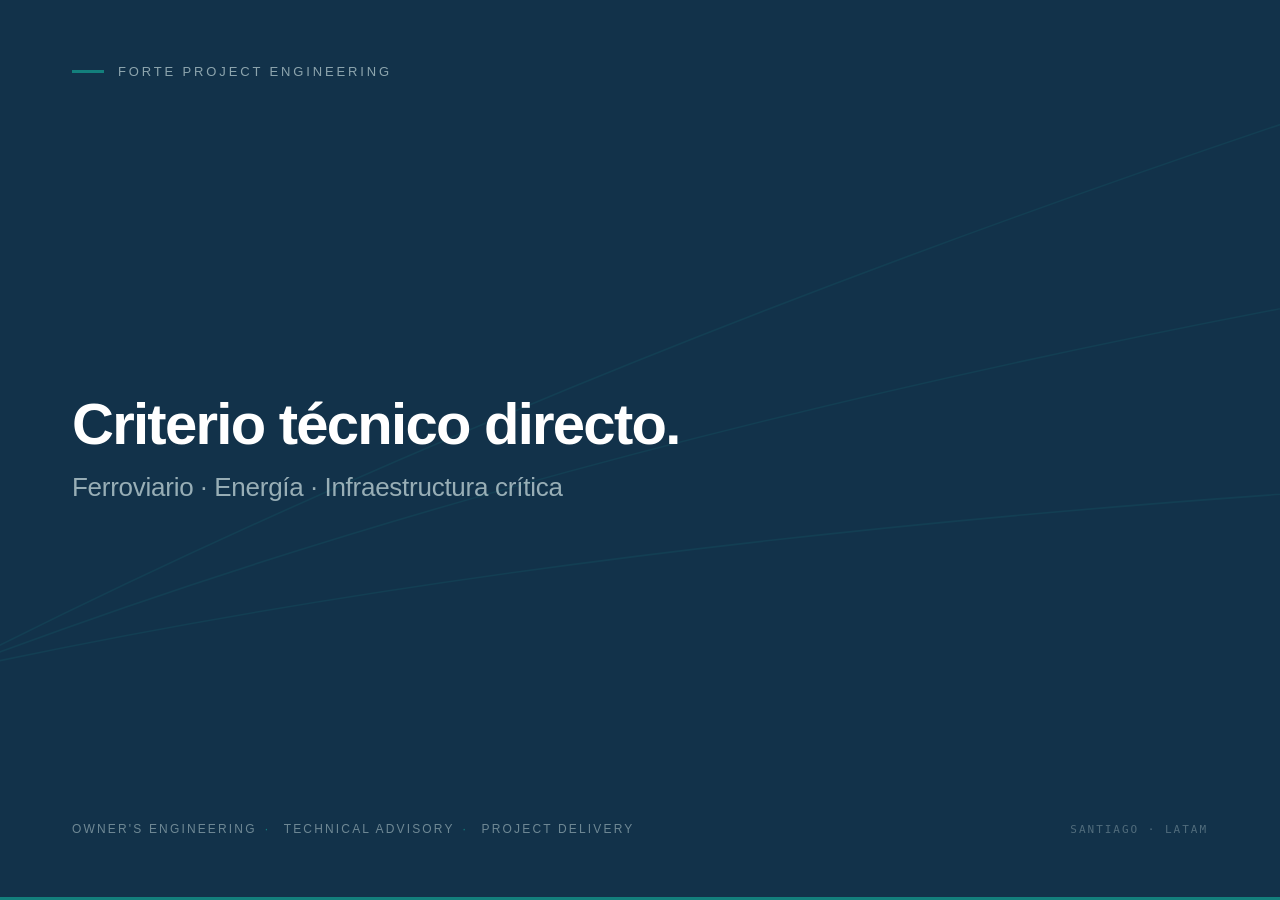
<file: og-image-spec.html>
<!doctype html>
<html>
<head>
<meta charset="utf-8"/>
<meta name="viewport" content="width=1200"/>
<style>
  * { box-sizing: border-box; margin: 0; padding: 0; }
  body {
    width: 1200px; height: 630px; overflow: hidden;
    background: #12324A;
    font-family: 'Inter', 'Helvetica Neue', Arial, sans-serif;
    -webkit-font-smoothing: antialiased;
  }
  .bg-lines {
    position: absolute; inset: 0; opacity: 0.12;
  }
  .content {
    position: absolute; inset: 0;
    padding: 64px 72px;
    display: flex;
    flex-direction: column;
    justify-content: space-between;
  }
  .logo-mark {
    display: flex; align-items: center; gap: 14px;
  }
  .logo-bar {
    width: 32px; height: 3px; background: #137F7C;
  }
  .logo-text {
    font-size: 13px; font-weight: 500; letter-spacing: 0.22em;
    text-transform: uppercase; color: rgba(224,241,240,0.6);
  }
  .headline {
    font-size: 58px; font-weight: 700; letter-spacing: -0.03em;
    line-height: 1.0; color: #fff;
    max-width: 700px;
  }
  .headline em {
    font-style: normal; display: block;
    font-size: 26px; font-weight: 400; letter-spacing: -0.01em;
    color: rgba(224,241,240,0.65); margin-top: 16px;
    line-height: 1.4;
  }
  .bottom-row {
    display: flex; align-items: flex-end;
    justify-content: space-between;
  }
  .tags {
    display: flex; gap: 0;
  }
  .tags span {
    font-size: 12px; font-weight: 500; letter-spacing: 0.18em;
    text-transform: uppercase; color: rgba(224,241,240,0.45);
  }
  .tags span + span::before {
    content: " · "; color: #137F7C; margin: 0 8px;
  }
  .geo {
    font-family: monospace;
    font-size: 11px; letter-spacing: 0.18em;
    text-transform: uppercase; color: rgba(224,241,240,0.3);
  }
  .teal-bar {
    position: absolute; bottom: 0; left: 0; right: 0;
    height: 3px; background: #137F7C;
  }
</style>
</head>
<body>
  <svg class="bg-lines" viewBox="0 0 1200 630" xmlns="http://www.w3.org/2000/svg">
    <g stroke="#1A9692" stroke-width="1.5" fill="none">
      <path d="M-50 630 Q 500 350 1250 100"/>
      <path d="M-50 630 Q 500 420 1250 280"/>
      <path d="M-50 630 Q 500 510 1250 460"/>
    </g>
  </svg>
  <div class="content">
    <div class="logo-mark">
      <div class="logo-bar"></div>
      <span class="logo-text">Forte Project Engineering</span>
    </div>
    <div>
      <div class="headline">
        Criterio técnico directo.
        <em>Ferroviario · Energía · Infraestructura crítica</em>
      </div>
    </div>
    <div class="bottom-row">
      <div class="tags">
        <span>Owner's Engineering</span>
        <span>Technical Advisory</span>
        <span>Project Delivery</span>
      </div>
      <span class="geo">Santiago · LATAM</span>
    </div>
  </div>
  <div class="teal-bar"></div>
</body>
</html>
</file>
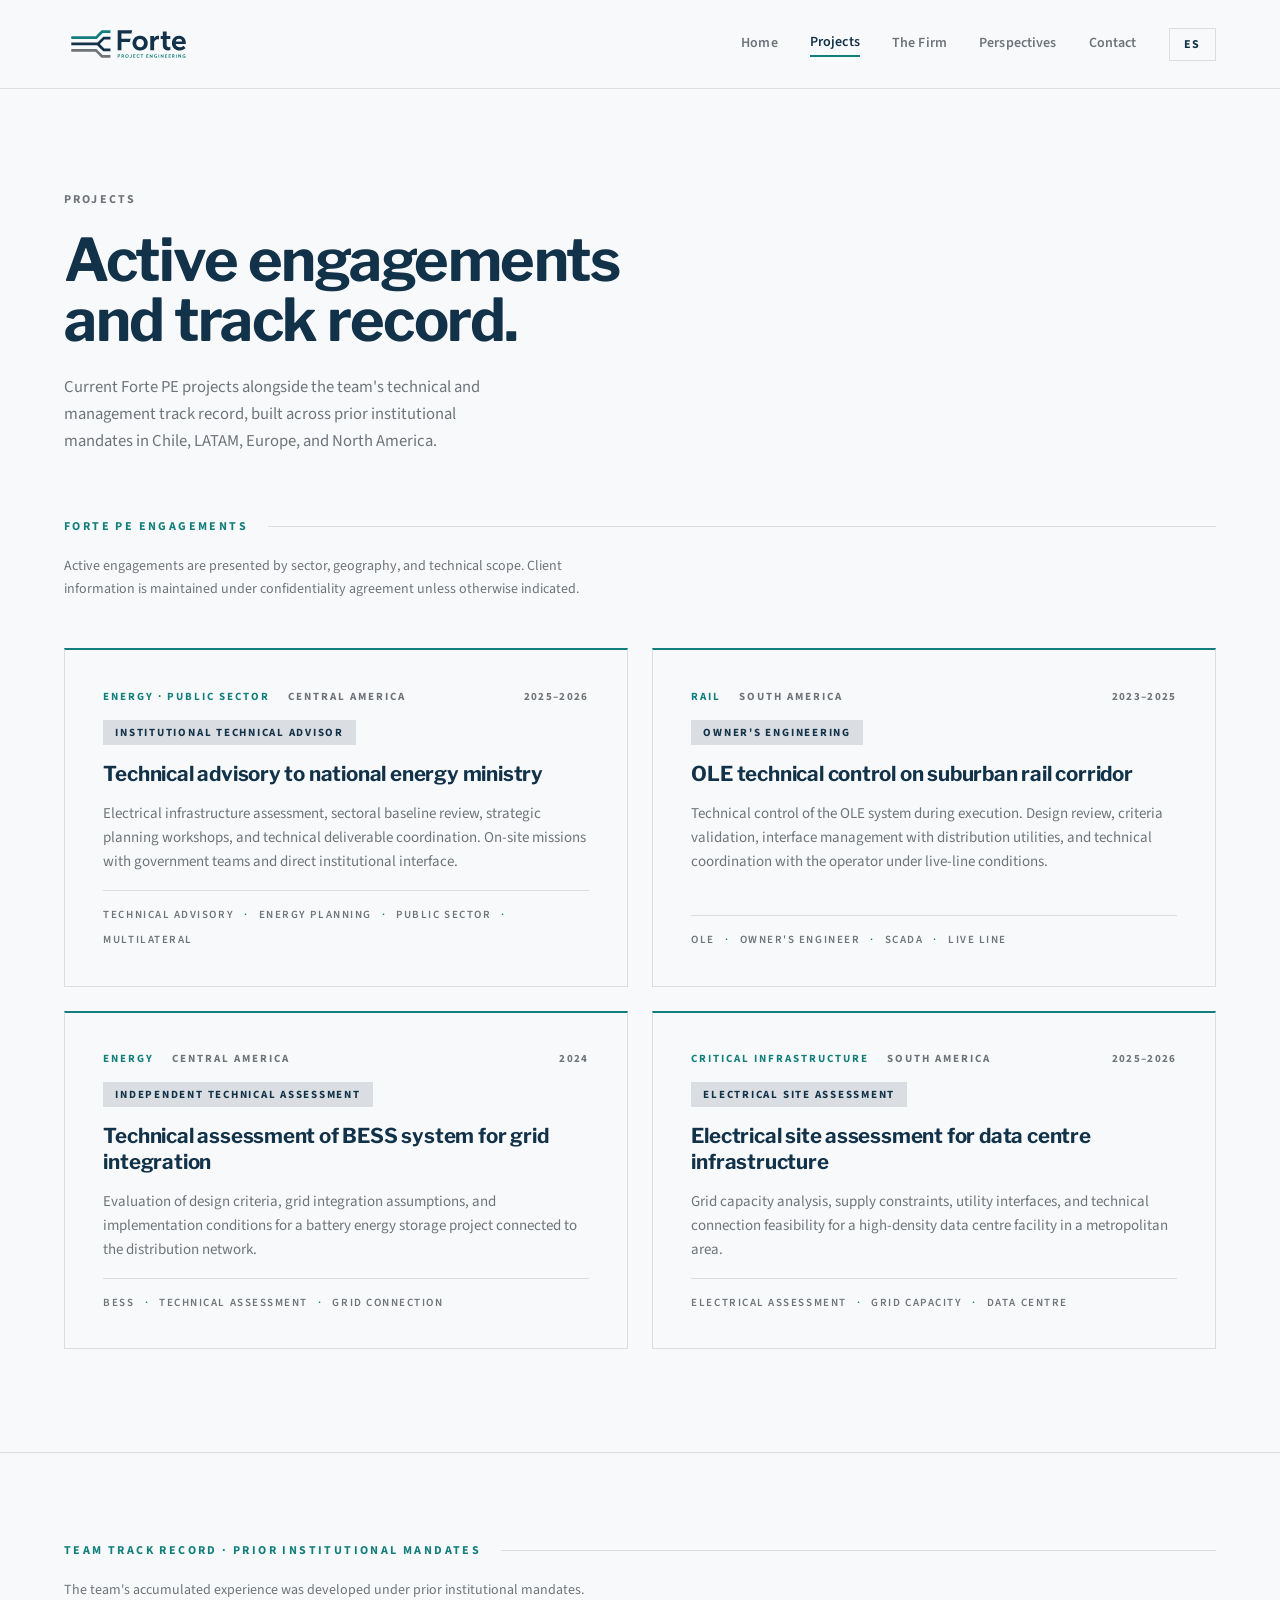
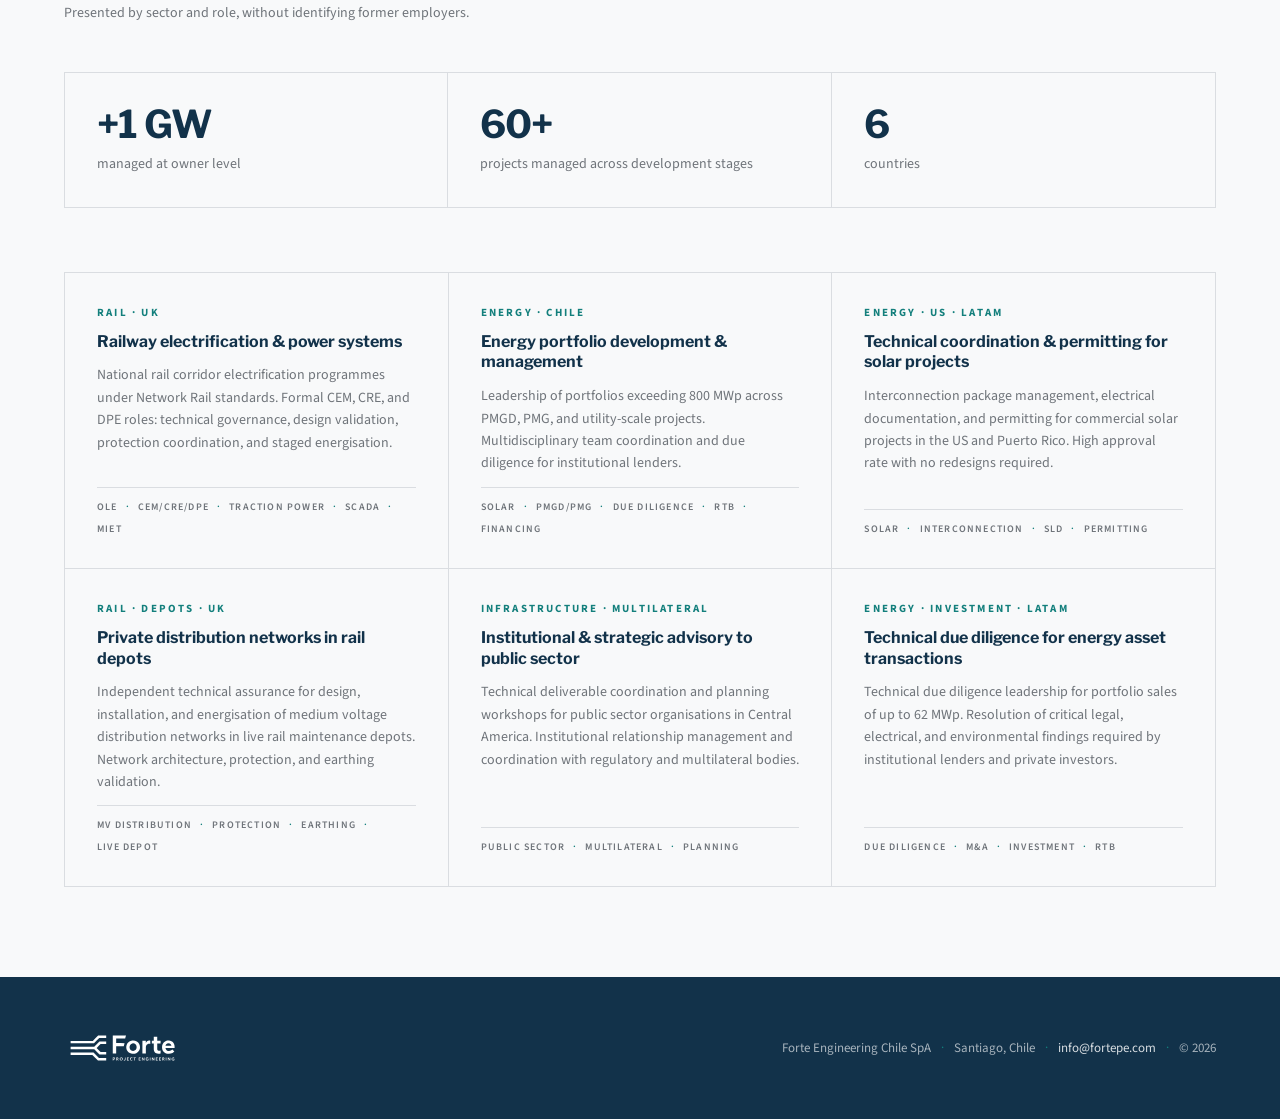
<file: projects.html>
<!doctype html>
<html lang="es">
<head>
<meta charset="utf-8">
<meta name="viewport" content="width=device-width, initial-scale=1.0">
<title>Proyectos · Forte Project Engineering</title>
<meta name="description" content="Compromisos activos y trayectoria del equipo de Forte PE en proyectos ferroviarios, de energía, BESS y data centers."
  data-es="Compromisos activos y trayectoria del equipo de Forte PE en proyectos ferroviarios, de energía, BESS y data centers."
  data-en="Active engagements and team track record of Forte PE across rail, energy, BESS, and data centre projects.">
<link rel="icon" type="image/svg+xml" href="forte-favicon.svg">
<link rel="apple-touch-icon" href="forte-favicon.svg">
<link rel="canonical" href="https://fortepe.com/projects.html">
<link rel="stylesheet" href="shared.css">
<meta property="og:type" content="website">
<meta property="og:title" content="Proyectos · Forte Project Engineering">
<meta property="og:description" content="Compromisos activos y trayectoria del equipo de Forte PE en proyectos ferroviarios, de energía, BESS y data centers.">
<meta property="og:image" content="https://fortepe.com/og-image.png">
<meta property="og:image:width" content="1200">
<meta property="og:image:height" content="630">
<meta property="og:locale" content="es_CL">
<meta property="og:locale:alternate" content="en_GB">
<meta property="og:site_name" content="Forte Project Engineering">
<link rel="preconnect" href="https://fonts.googleapis.com">
<link rel="preconnect" href="https://fonts.gstatic.com" crossorigin>
<link href="https://fonts.googleapis.com/css2?family=Libre+Franklin:wght@700&family=Source+Sans+3:wght@400;600;700&display=swap" rel="stylesheet">
</head>
<body>
<div style="background: #F8F9FA; min-width: 320px;">

  <header style="display: flex; align-items: center; justify-content: space-between; gap: 32px; padding: 22px clamp(24px, 5vw, 72px); border-bottom: 1px solid #DADDE1; background: #F8F9FA; position: sticky; top: 0; z-index: 10;" data-screen-label="Header">
    <a href="index.html" aria-label="Forte Project Engineering"><img src="forte-primary.svg" alt="Forte Project Engineering" style="height: 44px; width: auto; display: block;"></a>
    <nav class="site-nav" aria-label="Main" style="display: flex; align-items: center; gap: clamp(18px, 2.5vw, 36px); font-size: 14px; font-weight: 600; letter-spacing: 0.01em;">
      <a href="index.html" style="color: #6F747A; padding-bottom: 3px;" class="hv-ink"><span class="es">Inicio</span><span class="en">Home</span></a>
      <a href="projects.html" style="color: #12324A; border-bottom: 2px solid #137F7C; padding-bottom: 3px;"><span class="es">Proyectos</span><span class="en">Projects</span></a>
      <a href="firma.html" style="color: #6F747A; padding-bottom: 3px;" class="hv-ink"><span class="es">Firma</span><span class="en">The Firm</span></a>
      <a href="perspectivas.html" style="color: #6F747A; padding-bottom: 3px;" class="hv-ink"><span class="es">Perspectivas</span><span class="en">Perspectives</span></a>
      <a href="contact.html" style="color: #6F747A; padding-bottom: 3px;" class="hv-ink"><span class="es">Contacto</span><span class="en">Contact</span></a>
      <button id="langToggle" type="button" aria-label="Toggle language" class="lang-btn" style="font-family: 'Source Sans 3', sans-serif; font-size: 12px; font-weight: 700; letter-spacing: 0.14em; color: #12324A; background: none; border: 1px solid #DADDE1; padding: 7px 14px; cursor: pointer;"><span class="es">EN</span><span class="en">ES</span></button>
    </nav>
  </header>

  <section style="max-width: 1280px; margin: 0 auto; padding: clamp(56px, 8vw, 104px) clamp(24px, 5vw, 72px) clamp(40px, 5vw, 64px);" data-screen-label="Encabezado">
    <div style="font-size: 12px; font-weight: 700; letter-spacing: 0.18em; text-transform: uppercase; color: #6F747A; margin-bottom: 22px;"><span class="es">Proyectos</span><span class="en">Projects</span></div>
    <h1 style="font-family: 'Libre Franklin', sans-serif; font-weight: 700; font-size: clamp(38px, 4.6vw, 68px); line-height: 1.02; letter-spacing: -0.025em; color: #12324A; margin: 0; max-width: 18ch; text-wrap: balance;">
      <span class="es">Compromisos activos y trayectoria.</span><span class="en">Active engagements and track record.</span>
    </h1>
    <p style="font-size: clamp(16px, 1.3vw, 19px); line-height: 1.6; color: #6F747A; max-width: 56ch; margin: 24px 0 0; text-wrap: pretty;">
      <span class="es">Proyectos actuales de Forte PE junto al historial técnico y de gestión del equipo, desarrollado en mandatos institucionales previos en Chile, LATAM, Europa y Norteamérica.</span>
      <span class="en">Current Forte PE projects alongside the team's technical and management track record, built across prior institutional mandates in Chile, LATAM, Europe, and North America.</span>
    </p>
  </section>

  <section style="max-width: 1280px; margin: 0 auto; padding: 0 clamp(24px, 5vw, 72px) clamp(64px, 8vw, 104px);" data-screen-label="Compromisos activos">
    <div style="display: flex; align-items: center; gap: 20px; margin-bottom: 20px;">
      <span style="font-size: 12px; font-weight: 700; letter-spacing: 0.2em; text-transform: uppercase; color: #137F7C; white-space: nowrap;"><span class="es">Compromisos Forte PE</span><span class="en">Forte PE engagements</span></span>
      <div style="flex: 1; height: 1px; background: #DADDE1;"></div>
    </div>
    <p style="font-size: 14px; line-height: 1.6; color: #6F747A; max-width: 78ch; margin: 0 0 clamp(32px, 4vw, 48px); text-wrap: pretty;">
      <span class="es">Los compromisos activos se presentan con sector, geografía y alcance técnico. La información del cliente se mantiene bajo acuerdo de confidencialidad salvo indicación expresa.</span>
      <span class="en">Active engagements are presented by sector, geography, and technical scope. Client information is maintained under confidentiality agreement unless otherwise indicated.</span>
    </p>

    <div class="rsp-g2" style="display: grid; grid-template-columns: repeat(2, 1fr); gap: 24px;">
      <article style="border: 1px solid #DADDE1; border-top: 2px solid #137F7C; padding: clamp(28px, 3vw, 40px); display: flex; flex-direction: column; gap: 16px;">
        <div style="display: flex; align-items: baseline; gap: 18px; flex-wrap: wrap; font-size: 11px; font-weight: 700; letter-spacing: 0.18em; text-transform: uppercase;">
          <span style="color: #137F7C;"><span class="es">Energía · Sector público</span><span class="en">Energy · Public sector</span></span>
          <span style="color: #6F747A;"><span class="es">Centroamérica</span><span class="en">Central America</span></span>
          <span style="color: #6F747A; margin-left: auto; letter-spacing: 0.12em;">2025–2026</span>
        </div>
        <span style="align-self: flex-start; font-size: 11px; font-weight: 700; letter-spacing: 0.16em; text-transform: uppercase; color: #12324A; background: #DADDE1; padding: 5px 12px;"><span class="es">Asesor técnico institucional</span><span class="en">Institutional technical advisor</span></span>
        <h3 style="font-family: 'Libre Franklin', sans-serif; font-weight: 700; font-size: clamp(18px, 1.6vw, 22px); letter-spacing: -0.01em; line-height: 1.25; color: #12324A; margin: 0;">
          <span class="es">Asesoría técnica a ministerio nacional de energía</span><span class="en">Technical advisory to national energy ministry</span>
        </h3>
        <p style="font-size: 15px; line-height: 1.6; color: #6F747A; margin: 0; flex: 1;">
          <span class="es">Evaluación de infraestructura eléctrica, revisión de línea base sectorial, talleres de planificación estratégica y coordinación de entregables técnicos. Misiones de terreno con equipos de gobierno e interfaz institucional directa.</span>
          <span class="en">Electrical infrastructure assessment, sectoral baseline review, strategic planning workshops, and technical deliverable coordination. On-site missions with government teams and direct institutional interface.</span>
        </p>
        <div style="display: flex; flex-wrap: wrap; align-items: center; gap: 10px; padding-top: 16px; border-top: 1px solid #DADDE1; font-size: 11px; font-weight: 600; letter-spacing: 0.14em; text-transform: uppercase; color: #6F747A;">
          <span><span class="es">Asesoría técnica</span><span class="en">Technical advisory</span></span><span style="color: #137F7C;">·</span>
          <span><span class="es">Planificación energética</span><span class="en">Energy planning</span></span><span style="color: #137F7C;">·</span>
          <span><span class="es">Sector público</span><span class="en">Public sector</span></span><span style="color: #137F7C;">·</span>
          <span>Multilateral</span>
        </div>
      </article>

      <article style="border: 1px solid #DADDE1; border-top: 2px solid #137F7C; padding: clamp(28px, 3vw, 40px); display: flex; flex-direction: column; gap: 16px;">
        <div style="display: flex; align-items: baseline; gap: 18px; flex-wrap: wrap; font-size: 11px; font-weight: 700; letter-spacing: 0.18em; text-transform: uppercase;">
          <span style="color: #137F7C;"><span class="es">Ferroviario</span><span class="en">Rail</span></span>
          <span style="color: #6F747A;"><span class="es">Sudamérica</span><span class="en">South America</span></span>
          <span style="color: #6F747A; margin-left: auto; letter-spacing: 0.12em;">2023–2025</span>
        </div>
        <span style="align-self: flex-start; font-size: 11px; font-weight: 700; letter-spacing: 0.16em; text-transform: uppercase; color: #12324A; background: #DADDE1; padding: 5px 12px;"><span class="es">Owner's Engineer</span><span class="en">Owner's engineering</span></span>
        <h3 style="font-family: 'Libre Franklin', sans-serif; font-weight: 700; font-size: clamp(18px, 1.6vw, 22px); letter-spacing: -0.01em; line-height: 1.25; color: #12324A; margin: 0;">
          <span class="es">Control técnico OLE en corredor ferroviario suburbano</span><span class="en">OLE technical control on suburban rail corridor</span>
        </h3>
        <p style="font-size: 15px; line-height: 1.6; color: #6F747A; margin: 0; flex: 1;">
          <span class="es">Control técnico del sistema OLE durante la fase de ejecución. Revisión de diseño, validación de criterios, gestión de interfaces con distribuidoras y coordinación técnica con el operador en condiciones de vía activa.</span>
          <span class="en">Technical control of the OLE system during execution. Design review, criteria validation, interface management with distribution utilities, and technical coordination with the operator under live-line conditions.</span>
        </p>
        <div style="display: flex; flex-wrap: wrap; align-items: center; gap: 10px; padding-top: 16px; border-top: 1px solid #DADDE1; font-size: 11px; font-weight: 600; letter-spacing: 0.14em; text-transform: uppercase; color: #6F747A;">
          <span>OLE</span><span style="color: #137F7C;">·</span>
          <span>Owner's Engineer</span><span style="color: #137F7C;">·</span>
          <span>SCADA</span><span style="color: #137F7C;">·</span>
          <span><span class="es">Vía activa</span><span class="en">Live line</span></span>
        </div>
      </article>

      <article style="border: 1px solid #DADDE1; border-top: 2px solid #137F7C; padding: clamp(28px, 3vw, 40px); display: flex; flex-direction: column; gap: 16px;">
        <div style="display: flex; align-items: baseline; gap: 18px; flex-wrap: wrap; font-size: 11px; font-weight: 700; letter-spacing: 0.18em; text-transform: uppercase;">
          <span style="color: #137F7C;"><span class="es">Energía</span><span class="en">Energy</span></span>
          <span style="color: #6F747A;"><span class="es">Centroamérica</span><span class="en">Central America</span></span>
          <span style="color: #6F747A; margin-left: auto; letter-spacing: 0.12em;">2024</span>
        </div>
        <span style="align-self: flex-start; font-size: 11px; font-weight: 700; letter-spacing: 0.16em; text-transform: uppercase; color: #12324A; background: #DADDE1; padding: 5px 12px;"><span class="es">Evaluación técnica independiente</span><span class="en">Independent technical assessment</span></span>
        <h3 style="font-family: 'Libre Franklin', sans-serif; font-weight: 700; font-size: clamp(18px, 1.6vw, 22px); letter-spacing: -0.01em; line-height: 1.25; color: #12324A; margin: 0;">
          <span class="es">Evaluación técnica de sistema BESS para integración a red</span><span class="en">Technical assessment of BESS system for grid integration</span>
        </h3>
        <p style="font-size: 15px; line-height: 1.6; color: #6F747A; margin: 0; flex: 1;">
          <span class="es">Evaluación de criterios de diseño, supuestos de integración a red y condiciones de implementación para un proyecto de almacenamiento de energía en baterías conectado a la red de distribución.</span>
          <span class="en">Evaluation of design criteria, grid integration assumptions, and implementation conditions for a battery energy storage project connected to the distribution network.</span>
        </p>
        <div style="display: flex; flex-wrap: wrap; align-items: center; gap: 10px; padding-top: 16px; border-top: 1px solid #DADDE1; font-size: 11px; font-weight: 600; letter-spacing: 0.14em; text-transform: uppercase; color: #6F747A;">
          <span>BESS</span><span style="color: #137F7C;">·</span>
          <span><span class="es">Evaluación técnica</span><span class="en">Technical assessment</span></span><span style="color: #137F7C;">·</span>
          <span>Grid connection</span>
        </div>
      </article>

      <article style="border: 1px solid #DADDE1; border-top: 2px solid #137F7C; padding: clamp(28px, 3vw, 40px); display: flex; flex-direction: column; gap: 16px;">
        <div style="display: flex; align-items: baseline; gap: 18px; flex-wrap: wrap; font-size: 11px; font-weight: 700; letter-spacing: 0.18em; text-transform: uppercase;">
          <span style="color: #137F7C;"><span class="es">Infraestructura crítica</span><span class="en">Critical infrastructure</span></span>
          <span style="color: #6F747A;"><span class="es">Sudamérica</span><span class="en">South America</span></span>
          <span style="color: #6F747A; margin-left: auto; letter-spacing: 0.12em;">2025–2026</span>
        </div>
        <span style="align-self: flex-start; font-size: 11px; font-weight: 700; letter-spacing: 0.16em; text-transform: uppercase; color: #12324A; background: #DADDE1; padding: 5px 12px;"><span class="es">Evaluación eléctrica de sitio</span><span class="en">Electrical site assessment</span></span>
        <h3 style="font-family: 'Libre Franklin', sans-serif; font-weight: 700; font-size: clamp(18px, 1.6vw, 22px); letter-spacing: -0.01em; line-height: 1.25; color: #12324A; margin: 0;">
          <span class="es">Evaluación eléctrica de sitio para infraestructura de data center</span><span class="en">Electrical site assessment for data centre infrastructure</span>
        </h3>
        <p style="font-size: 15px; line-height: 1.6; color: #6F747A; margin: 0; flex: 1;">
          <span class="es">Análisis de capacidad de red, restricciones de suministro, interfaces con utilities y viabilidad técnica de conexión para una instalación de data center de alta densidad en área metropolitana.</span>
          <span class="en">Grid capacity analysis, supply constraints, utility interfaces, and technical connection feasibility for a high-density data centre facility in a metropolitan area.</span>
        </p>
        <div style="display: flex; flex-wrap: wrap; align-items: center; gap: 10px; padding-top: 16px; border-top: 1px solid #DADDE1; font-size: 11px; font-weight: 600; letter-spacing: 0.14em; text-transform: uppercase; color: #6F747A;">
          <span><span class="es">Evaluación eléctrica</span><span class="en">Electrical assessment</span></span><span style="color: #137F7C;">·</span>
          <span><span class="es">Capacidad de red</span><span class="en">Grid capacity</span></span><span style="color: #137F7C;">·</span>
          <span>Data centre</span>
        </div>
      </article>
    </div>
  </section>

  <section style="border-top: 1px solid #DADDE1; background: #F8F9FA;" data-screen-label="Trayectoria">
    <div style="max-width: 1280px; margin: 0 auto; padding: clamp(56px, 7vw, 96px) clamp(24px, 5vw, 72px);">
      <div style="display: flex; align-items: center; gap: 20px; margin-bottom: 20px;">
        <span style="font-size: 12px; font-weight: 700; letter-spacing: 0.2em; text-transform: uppercase; color: #137F7C; white-space: nowrap;"><span class="es">Historial del equipo · mandatos institucionales previos</span><span class="en">Team track record · prior institutional mandates</span></span>
        <div style="flex: 1; height: 1px; background: #DADDE1;"></div>
      </div>
      <p style="font-size: 14px; line-height: 1.6; color: #6F747A; max-width: 78ch; margin: 0 0 clamp(32px, 4vw, 48px); text-wrap: pretty;">
        <span class="es">La experiencia acumulada del equipo fue desarrollada en mandatos institucionales previos. Se presenta por sector y rol, sin identificar empleadores anteriores.</span>
        <span class="en">The team's accumulated experience was developed under prior institutional mandates. Presented by sector and role, without identifying former employers.</span>
      </p>

      <div class="rsp-g3" style="display: grid; grid-template-columns: repeat(3, 1fr); border: 1px solid #DADDE1; margin-bottom: clamp(40px, 5vw, 64px);">
        <div style="padding: clamp(24px, 2.5vw, 32px); border-right: 1px solid #DADDE1;">
          <div style="font-family: 'Libre Franklin', sans-serif; font-weight: 700; font-size: clamp(30px, 3vw, 44px); letter-spacing: -0.025em; line-height: 1; color: #12324A;">+1 GW</div>
          <div style="font-size: 14px; line-height: 1.5; color: #6F747A; margin-top: 10px;"><span class="es">gestionado a nivel de owner</span><span class="en">managed at owner level</span></div>
        </div>
        <div style="padding: clamp(24px, 2.5vw, 32px); border-right: 1px solid #DADDE1;">
          <div style="font-family: 'Libre Franklin', sans-serif; font-weight: 700; font-size: clamp(30px, 3vw, 44px); letter-spacing: -0.025em; line-height: 1; color: #12324A;">60+</div>
          <div style="font-size: 14px; line-height: 1.5; color: #6F747A; margin-top: 10px;"><span class="es">proyectos gestionados en etapas de desarrollo</span><span class="en">projects managed across development stages</span></div>
        </div>
        <div style="padding: clamp(24px, 2.5vw, 32px);">
          <div style="font-family: 'Libre Franklin', sans-serif; font-weight: 700; font-size: clamp(30px, 3vw, 44px); letter-spacing: -0.025em; line-height: 1; color: #12324A;">6</div>
          <div style="font-size: 14px; line-height: 1.5; color: #6F747A; margin-top: 10px;"><span class="es">países</span><span class="en">countries</span></div>
        </div>
      </div>

      <div class="rsp-g3" style="display: grid; grid-template-columns: repeat(3, 1fr); border-top: 1px solid #DADDE1; border-left: 1px solid #DADDE1;">
        <div style="border-right: 1px solid #DADDE1; border-bottom: 1px solid #DADDE1; padding: clamp(24px, 2.5vw, 34px); display: flex; flex-direction: column; gap: 12px;">
          <span style="font-size: 11px; font-weight: 700; letter-spacing: 0.2em; text-transform: uppercase; color: #137F7C;"><span class="es">Ferroviario · UK</span><span class="en">Rail · UK</span></span>
          <h4 style="font-family: 'Libre Franklin', sans-serif; font-weight: 700; font-size: 16px; line-height: 1.3; color: #12324A; margin: 0;"><span class="es">Electrificación ferroviaria y sistemas de potencia</span><span class="en">Railway electrification &amp; power systems</span></h4>
          <p style="font-size: 14px; line-height: 1.6; color: #6F747A; margin: 0; flex: 1;">
            <span class="es">Programas de electrificación de corredores nacionales bajo estándares Network Rail. Roles formales de CEM, CRE y DPE: gobernanza técnica, validación de diseño, coordinación de protecciones y energización por fases.</span>
            <span class="en">National rail corridor electrification programmes under Network Rail standards. Formal CEM, CRE, and DPE roles: technical governance, design validation, protection coordination, and staged energisation.</span>
          </p>
          <div style="display: flex; flex-wrap: wrap; align-items: center; gap: 8px; padding-top: 12px; border-top: 1px solid #DADDE1; font-size: 10px; font-weight: 600; letter-spacing: 0.12em; text-transform: uppercase; color: #6F747A;">
            <span>OLE</span><span style="color: #137F7C;">·</span><span>CEM/CRE/DPE</span><span style="color: #137F7C;">·</span><span>Traction power</span><span style="color: #137F7C;">·</span><span>SCADA</span><span style="color: #137F7C;">·</span><span>MIET</span>
          </div>
        </div>
        <div style="border-right: 1px solid #DADDE1; border-bottom: 1px solid #DADDE1; padding: clamp(24px, 2.5vw, 34px); display: flex; flex-direction: column; gap: 12px;">
          <span style="font-size: 11px; font-weight: 700; letter-spacing: 0.2em; text-transform: uppercase; color: #137F7C;"><span class="es">Energía · Chile</span><span class="en">Energy · Chile</span></span>
          <h4 style="font-family: 'Libre Franklin', sans-serif; font-weight: 700; font-size: 16px; line-height: 1.3; color: #12324A; margin: 0;"><span class="es">Desarrollo y gestión de portafolios energéticos</span><span class="en">Energy portfolio development &amp; management</span></h4>
          <p style="font-size: 14px; line-height: 1.6; color: #6F747A; margin: 0; flex: 1;">
            <span class="es">Liderazgo de portafolios de más de 800 MWp en proyectos PMGD, PMG y utility-scale. Coordinación de equipos multidisciplinarios y due diligence para financistas institucionales.</span>
            <span class="en">Leadership of portfolios exceeding 800 MWp across PMGD, PMG, and utility-scale projects. Multidisciplinary team coordination and due diligence for institutional lenders.</span>
          </p>
          <div style="display: flex; flex-wrap: wrap; align-items: center; gap: 8px; padding-top: 12px; border-top: 1px solid #DADDE1; font-size: 10px; font-weight: 600; letter-spacing: 0.12em; text-transform: uppercase; color: #6F747A;">
            <span>Solar</span><span style="color: #137F7C;">·</span><span>PMGD/PMG</span><span style="color: #137F7C;">·</span><span>Due diligence</span><span style="color: #137F7C;">·</span><span>RTB</span><span style="color: #137F7C;">·</span><span><span class="es">Financiamiento</span><span class="en">Financing</span></span>
          </div>
        </div>
        <div style="border-right: 1px solid #DADDE1; border-bottom: 1px solid #DADDE1; padding: clamp(24px, 2.5vw, 34px); display: flex; flex-direction: column; gap: 12px;">
          <span style="font-size: 11px; font-weight: 700; letter-spacing: 0.2em; text-transform: uppercase; color: #137F7C;"><span class="es">Energía · EE.UU. · LATAM</span><span class="en">Energy · US · LATAM</span></span>
          <h4 style="font-family: 'Libre Franklin', sans-serif; font-weight: 700; font-size: 16px; line-height: 1.3; color: #12324A; margin: 0;"><span class="es">Coordinación técnica y permisos en proyectos solares</span><span class="en">Technical coordination &amp; permitting for solar projects</span></h4>
          <p style="font-size: 14px; line-height: 1.6; color: #6F747A; margin: 0; flex: 1;">
            <span class="es">Gestión de paquetes de interconexión, documentación eléctrica y permisos para proyectos solares comerciales en EE.UU. y Puerto Rico. Alta tasa de aprobación sin rediseños requeridos.</span>
            <span class="en">Interconnection package management, electrical documentation, and permitting for commercial solar projects in the US and Puerto Rico. High approval rate with no redesigns required.</span>
          </p>
          <div style="display: flex; flex-wrap: wrap; align-items: center; gap: 8px; padding-top: 12px; border-top: 1px solid #DADDE1; font-size: 10px; font-weight: 600; letter-spacing: 0.12em; text-transform: uppercase; color: #6F747A;">
            <span>Solar</span><span style="color: #137F7C;">·</span><span>Interconnection</span><span style="color: #137F7C;">·</span><span>SLD</span><span style="color: #137F7C;">·</span><span><span class="es">Permisos</span><span class="en">Permitting</span></span>
          </div>
        </div>
        <div style="border-right: 1px solid #DADDE1; border-bottom: 1px solid #DADDE1; padding: clamp(24px, 2.5vw, 34px); display: flex; flex-direction: column; gap: 12px;">
          <span style="font-size: 11px; font-weight: 700; letter-spacing: 0.2em; text-transform: uppercase; color: #137F7C;"><span class="es">Ferroviario · Depósitos · UK</span><span class="en">Rail · Depots · UK</span></span>
          <h4 style="font-family: 'Libre Franklin', sans-serif; font-weight: 700; font-size: 16px; line-height: 1.3; color: #12324A; margin: 0;"><span class="es">Redes de distribución privada en depósitos ferroviarios</span><span class="en">Private distribution networks in rail depots</span></h4>
          <p style="font-size: 14px; line-height: 1.6; color: #6F747A; margin: 0; flex: 1;">
            <span class="es">Aseguramiento técnico independiente para diseño, instalación y energización de redes de distribución de media tensión en depósitos de mantenimiento ferroviario en operación. Validación de arquitectura de red, protecciones y earthing.</span>
            <span class="en">Independent technical assurance for design, installation, and energisation of medium voltage distribution networks in live rail maintenance depots. Network architecture, protection, and earthing validation.</span>
          </p>
          <div style="display: flex; flex-wrap: wrap; align-items: center; gap: 8px; padding-top: 12px; border-top: 1px solid #DADDE1; font-size: 10px; font-weight: 600; letter-spacing: 0.12em; text-transform: uppercase; color: #6F747A;">
            <span>MV distribution</span><span style="color: #137F7C;">·</span><span>Protection</span><span style="color: #137F7C;">·</span><span>Earthing</span><span style="color: #137F7C;">·</span><span><span class="es">Depósito activo</span><span class="en">Live depot</span></span>
          </div>
        </div>
        <div style="border-right: 1px solid #DADDE1; border-bottom: 1px solid #DADDE1; padding: clamp(24px, 2.5vw, 34px); display: flex; flex-direction: column; gap: 12px;">
          <span style="font-size: 11px; font-weight: 700; letter-spacing: 0.2em; text-transform: uppercase; color: #137F7C;"><span class="es">Infraestructura · Multilateral</span><span class="en">Infrastructure · Multilateral</span></span>
          <h4 style="font-family: 'Libre Franklin', sans-serif; font-weight: 700; font-size: 16px; line-height: 1.3; color: #12324A; margin: 0;"><span class="es">Asesoría institucional y estratégica al sector público</span><span class="en">Institutional &amp; strategic advisory to public sector</span></h4>
          <p style="font-size: 14px; line-height: 1.6; color: #6F747A; margin: 0; flex: 1;">
            <span class="es">Coordinación de entregables técnicos y talleres de planificación para organismos del sector público en Centroamérica. Gestión de relaciones institucionales y coordinación con organismos regulatorios y multilaterales.</span>
            <span class="en">Technical deliverable coordination and planning workshops for public sector organisations in Central America. Institutional relationship management and coordination with regulatory and multilateral bodies.</span>
          </p>
          <div style="display: flex; flex-wrap: wrap; align-items: center; gap: 8px; padding-top: 12px; border-top: 1px solid #DADDE1; font-size: 10px; font-weight: 600; letter-spacing: 0.12em; text-transform: uppercase; color: #6F747A;">
            <span><span class="es">Sector público</span><span class="en">Public sector</span></span><span style="color: #137F7C;">·</span><span>Multilateral</span><span style="color: #137F7C;">·</span><span><span class="es">Planificación</span><span class="en">Planning</span></span>
          </div>
        </div>
        <div style="border-right: 1px solid #DADDE1; border-bottom: 1px solid #DADDE1; padding: clamp(24px, 2.5vw, 34px); display: flex; flex-direction: column; gap: 12px;">
          <span style="font-size: 11px; font-weight: 700; letter-spacing: 0.2em; text-transform: uppercase; color: #137F7C;"><span class="es">Energía · Inversión · LATAM</span><span class="en">Energy · Investment · LATAM</span></span>
          <h4 style="font-family: 'Libre Franklin', sans-serif; font-weight: 700; font-size: 16px; line-height: 1.3; color: #12324A; margin: 0;"><span class="es">Due diligence técnico en transacciones de activos energéticos</span><span class="en">Technical due diligence for energy asset transactions</span></h4>
          <p style="font-size: 14px; line-height: 1.6; color: #6F747A; margin: 0; flex: 1;">
            <span class="es">Liderazgo de due diligence técnico para la venta de portafolios de hasta 62 MWp. Resolución de hallazgos críticos legales, eléctricos y ambientales requeridos por financistas institucionales e inversores privados.</span>
            <span class="en">Technical due diligence leadership for portfolio sales of up to 62 MWp. Resolution of critical legal, electrical, and environmental findings required by institutional lenders and private investors.</span>
          </p>
          <div style="display: flex; flex-wrap: wrap; align-items: center; gap: 8px; padding-top: 12px; border-top: 1px solid #DADDE1; font-size: 10px; font-weight: 600; letter-spacing: 0.12em; text-transform: uppercase; color: #6F747A;">
            <span>Due diligence</span><span style="color: #137F7C;">·</span><span>M&amp;A</span><span style="color: #137F7C;">·</span><span><span class="es">Inversión</span><span class="en">Investment</span></span><span style="color: #137F7C;">·</span><span>RTB</span>
          </div>
        </div>
      </div>
    </div>
  </section>

  <footer style="background: #12324A; padding: clamp(36px, 4vw, 52px) clamp(24px, 5vw, 72px);" data-screen-label="Footer">
    <div style="max-width: 1280px; margin: 0 auto; display: flex; align-items: center; justify-content: space-between; flex-wrap: wrap; gap: 24px;">
      <img src="forte-reversed.svg" alt="Forte Project Engineering" style="height: 40px; width: auto; display: block;">
      <div style="display: flex; align-items: center; flex-wrap: wrap; gap: 10px; font-size: 13px; color: rgba(248,249,250,0.65);">
        <span>Forte Engineering Chile SpA</span>
        <span style="color: #137F7C;">·</span>
        <span>Santiago, Chile</span>
        <span style="color: #137F7C;">·</span>
        <a href="mailto:info@fortepe.com" style="color: rgba(248,249,250,0.85);" class="hv-light">info@fortepe.com</a>
        <span style="color: #137F7C;">·</span>
        <span>© 2026</span>
      </div>
    </div>
  </footer>
</div>
<script defer src="shared.js"></script>
</body>
</html>
</file>
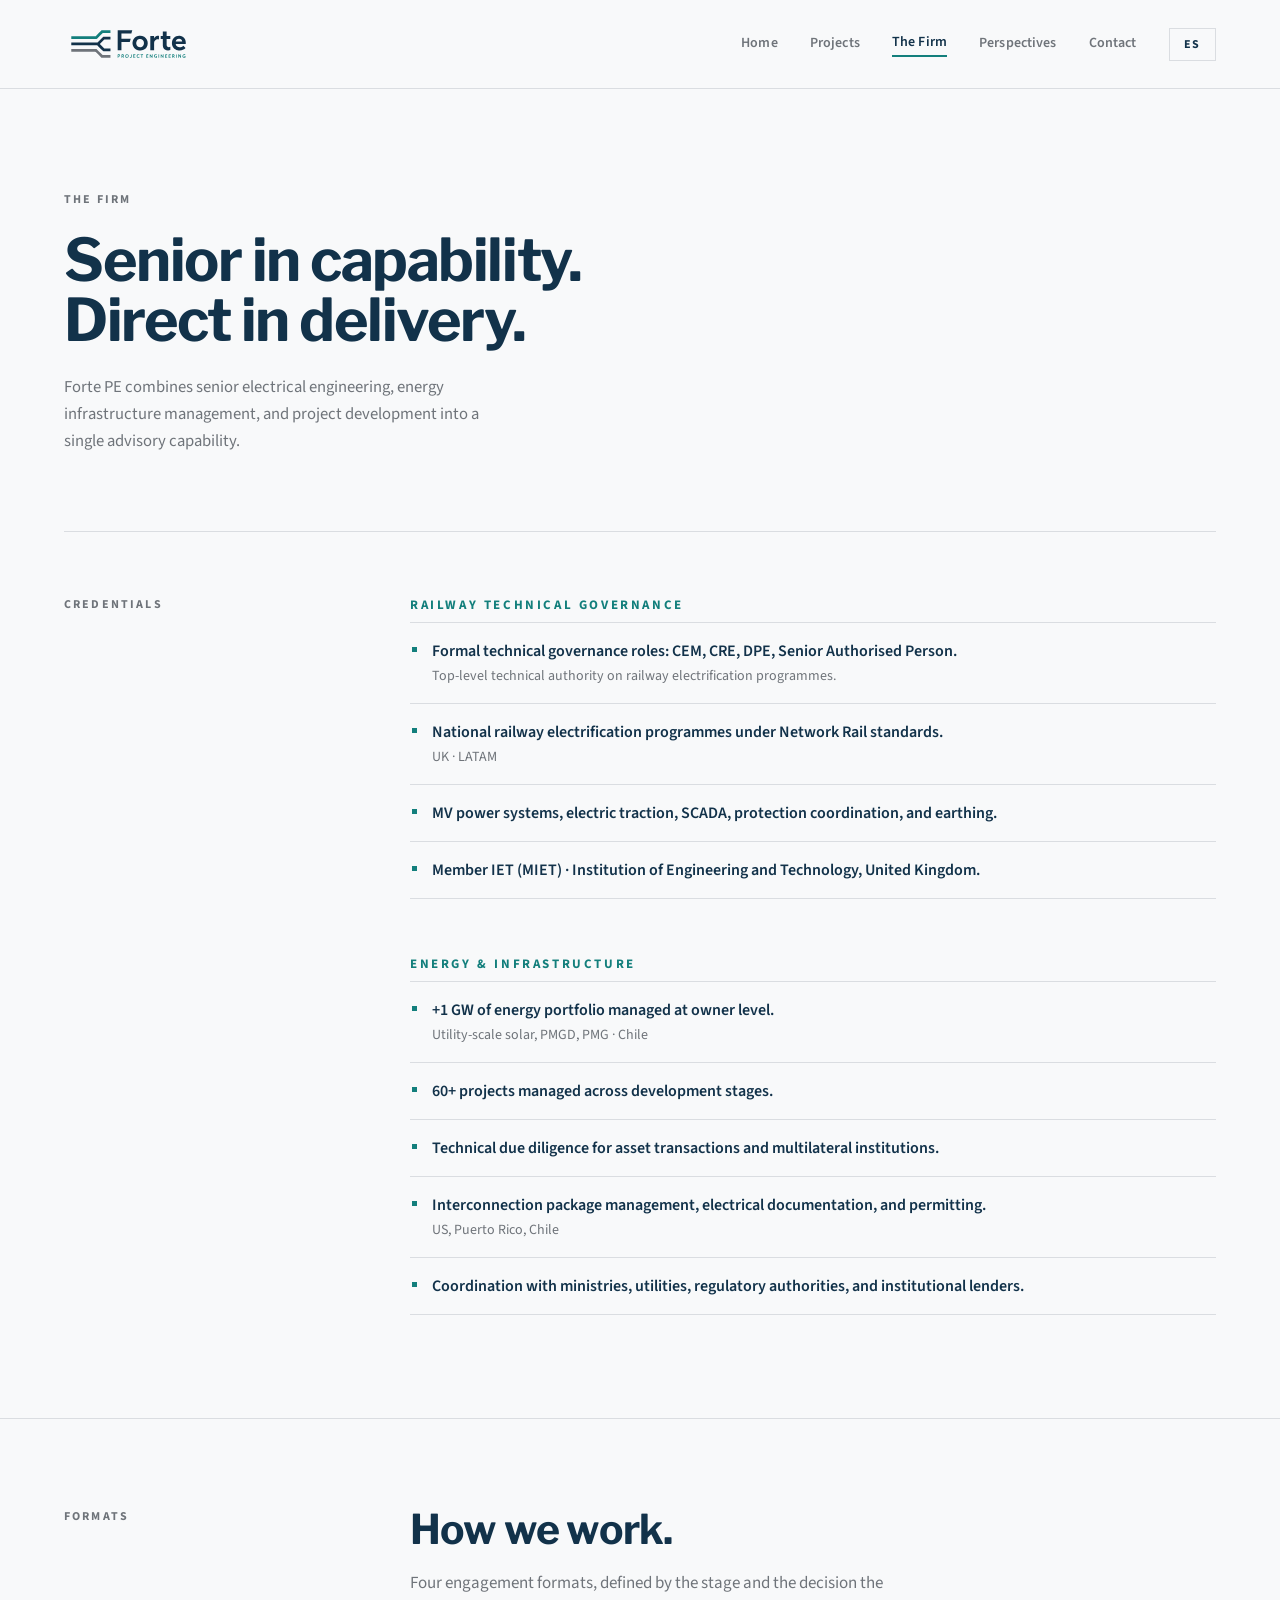
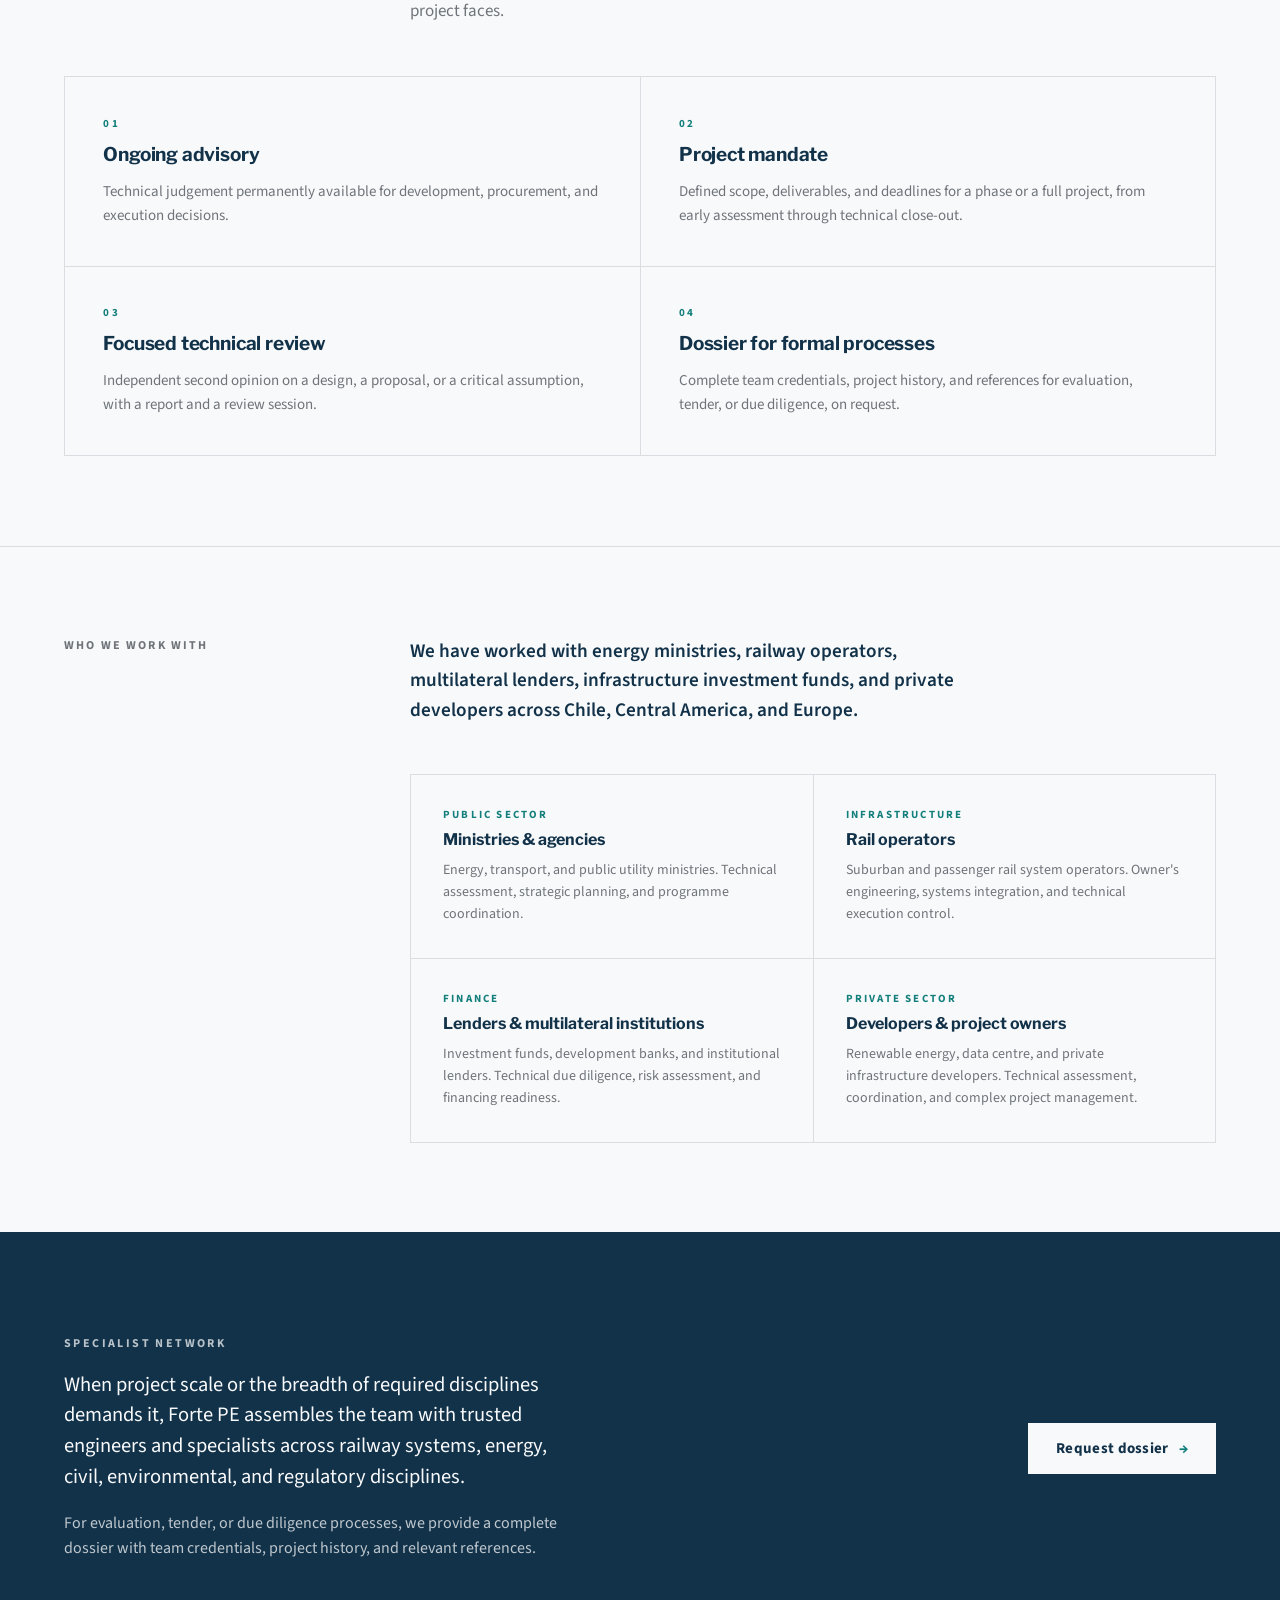
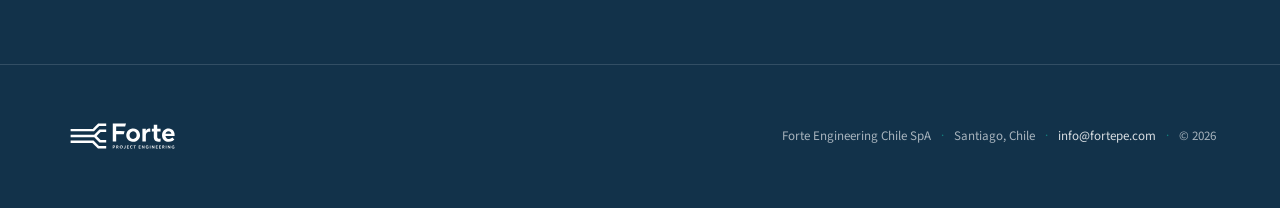
<file: team.html>
<!doctype html>
<html lang="es">
<head>
<meta charset="utf-8">
<meta name="viewport" content="width=device-width, initial-scale=1.0">
<title>Firma · Forte Project Engineering</title>
<meta name="robots" content="noindex">
<link rel="canonical" href="https://fortepe.com/firma.html">
<meta http-equiv="refresh" content="0; url=/firma.html">
<script>window.location.replace('/firma.html' + window.location.hash);</script>
</head>
<body>
<p>Esta página se movió a <a href="/firma.html">fortepe.com/firma.html</a>.</p>
</body>
</html>
</file>
<file: shared.css>
/* Forte Project Engineering · shared.css · redesign 2026 */
*, *::before, *::after { box-sizing: border-box; }
html { scroll-behavior: smooth; }
html, body { margin: 0; padding: 0; background: #F8F9FA; }
body { font-family: 'Source Sans 3', sans-serif; color: #1C1F23; -webkit-font-smoothing: antialiased; text-rendering: optimizeLegibility; }
img { max-width: 100%; }
a { color: #12324A; text-decoration: none; }
a:hover { color: #137F7C; }
::selection { background: #137F7C; color: #fff; }

/* Language switching */
html[lang="es"] .en { display: none !important; }
html[lang="en"] .es { display: none !important; }

/* Header nav */
.site-nav { flex-wrap: wrap; justify-content: flex-end; row-gap: 8px; }
.lang-btn:hover { background: #12324A !important; color: #F8F9FA !important; border-color: #12324A !important; }

/* Hover / focus states for inline-styled elements */
.hv-ink:hover { color: #12324A !important; }
.hv-teal:hover { color: #137F7C !important; }
.hv-light:hover { color: #F8F9FA !important; }
.hv-dark:hover { background: #1C1F23 !important; color: #F8F9FA !important; }
.hv-outline:hover { border-color: #12324A !important; color: #12324A !important; }
.hv-paper:hover { background: #DADDE1 !important; color: #12324A !important; }
.fc-teal:focus { border-color: #137F7C !important; }

/* Responsive collapses for inline grids */
@media (max-width: 960px) {
  .rsp-g3 { grid-template-columns: 1fr 1fr !important; }
}
@media (max-width: 720px) {
  .rsp-g3, .rsp-g2, .rsp-side { grid-template-columns: 1fr !important; }
}
</file>
